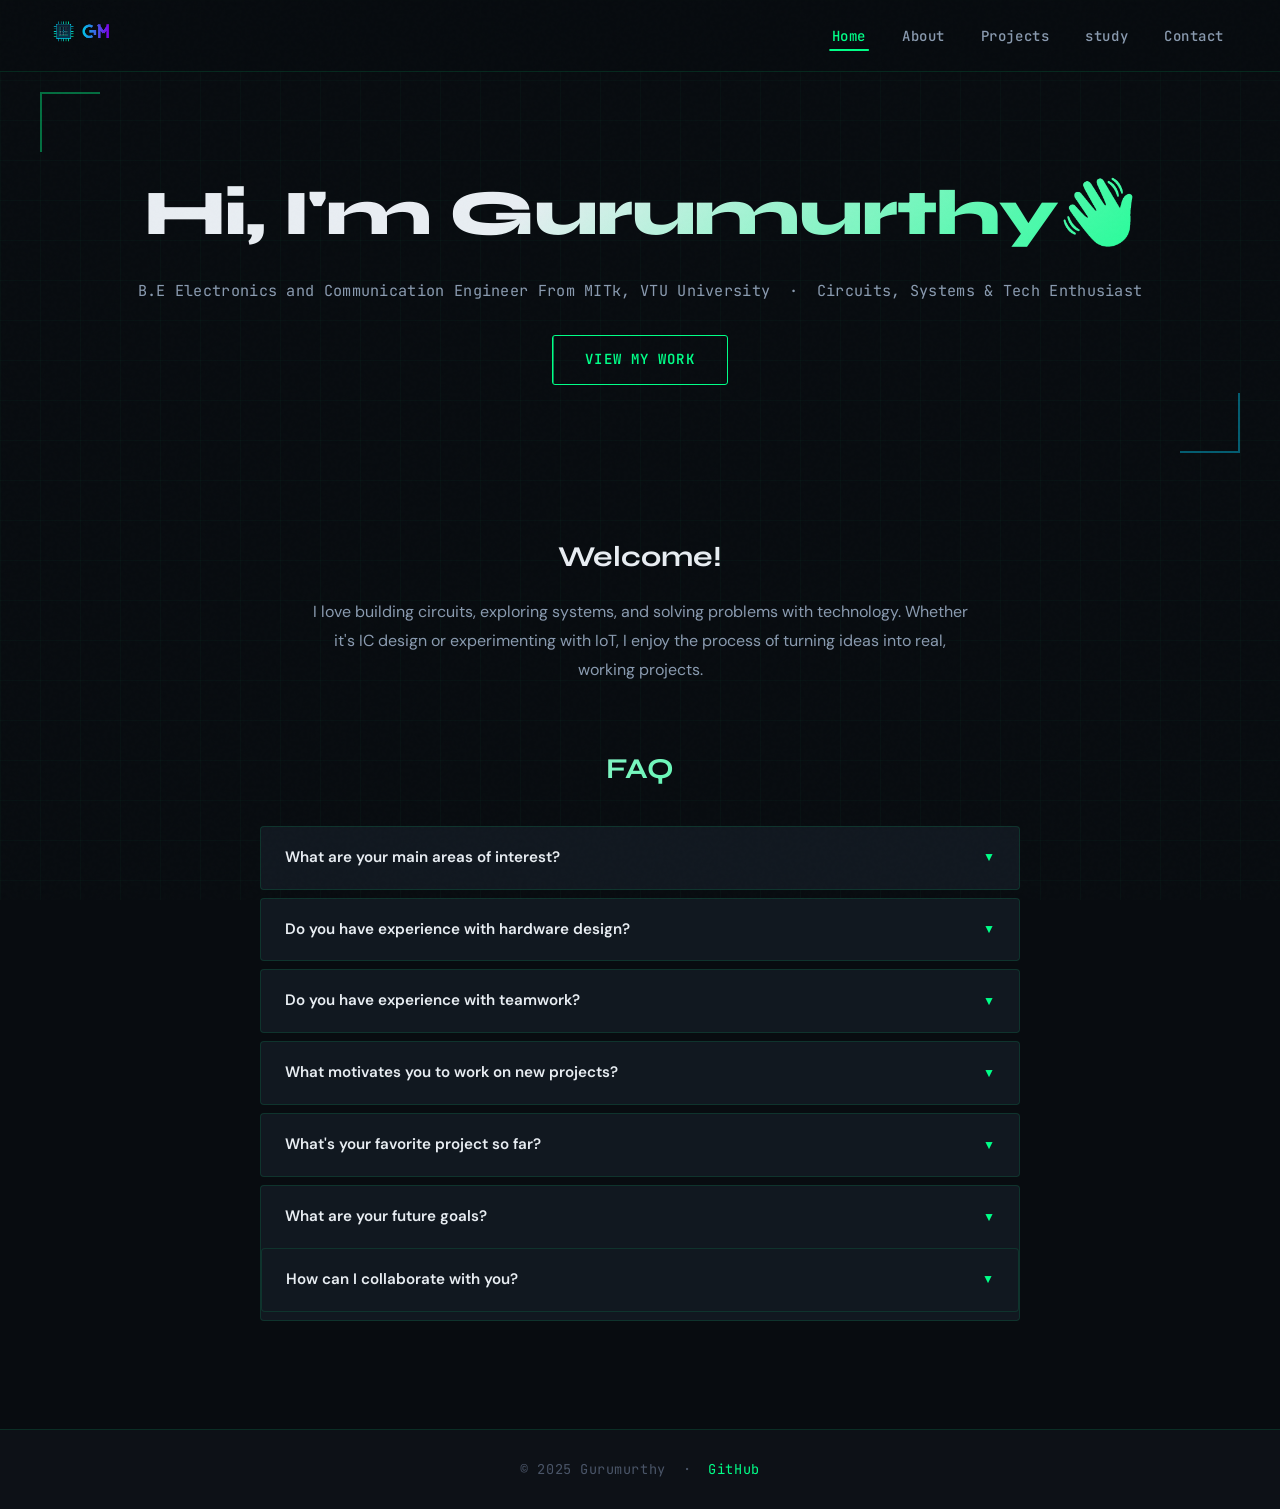
<file: index.html>
<!DOCTYPE html>
<html lang="en">
<head>
    <meta charset="UTF-8">
    <meta name="viewport" content="width=device-width, initial-scale=1.0">
    <title>Gurumurthy | Home</title>
    <link href="https://fonts.googleapis.com/css2?family=Syne:wght@600;700;800&family=DM+Sans:wght@300;400;500;600&family=JetBrains+Mono:wght@400;500;600&display=swap" rel="stylesheet">
    <link rel="stylesheet" href="https://cdnjs.cloudflare.com/ajax/libs/font-awesome/6.5.0/css/all.min.css">
    <link rel="stylesheet" href="css/style.css">
    <link rel="icon" type="image/x-icon" href="assets/images/favicon.ico">
</head>
<body>
    <div class="wrapper">
        <!-- Navbar -->
        <header>
            <nav class="navbar">
                <a href="index.html" class="logo">
                    <img src="assets/images/logo_inv_thin_tran.png" alt="Gurumurthy Logo">
                </a>
                <div class="menu-toggle" id="menu-toggle">
                    <i class="fas fa-bars"></i>
                </div>
                <ul class="nav-links">
                    <li><a href="index.html" class="active">Home</a></li>
                    <li><a href="about.html">About</a></li>
                    <li><a href="projects.html">Projects</a></li>
                    <li><a href="study.html">study</a></li>
                    <li><a href="contact.html">Contact</a></li>
                </ul>
            </nav>
        </header>

        <!-- Hero Section -->
        <main>
            <section id="hero">
                <!-- <div class="hero-label"></div> -->
                <h1>Hi, I'm Gurumurthy👋</h1>
                <p>B.E Electronics and Communication Engineer From MITk, VTU University &nbsp;·&nbsp; Circuits, Systems &amp; Tech Enthusiast</p>
                <a href="projects.html" class="btn">View My Work</a>
            </section>

            <!-- Quick Intro -->
            <section id="intro">
                <h2>Welcome!</h2>
                <p>
                    I love building circuits, exploring systems, and solving problems with technology. 
                    Whether it's IC design or experimenting with IoT, I enjoy the process of turning ideas into real, working projects.
                </p>
            </section>

            <!-- FAQ Section -->
            <section id="faq">
                <h2>FAQ</h2>

                <div class="faq-item">
                    <div class="faq-question">What are your main areas of interest? <i>▼</i></div>
                    <div class="faq-answer">I'm passionate about integrated circuits, digital systems, and applying technology to solve real-world problems.</div>
                </div>

                <div class="faq-item">
                    <div class="faq-question">Do you have experience with hardware design? <i>▼</i></div>
                    <div class="faq-answer">Yes! I've worked on CMOS-based circuits and Layout, IoT systems using microcontrollers.</div>
                </div>

                <div class="faq-item">
                    <div class="faq-question">Do you have experience with teamwork? <i>▼</i></div>
                    <div class="faq-answer">
                        Yes! I've collaborated with teammates from diverse majors and backgrounds, and I've also taken on leadership roles.
                    </div>
                </div>

                <div class="faq-item">
                    <div class="faq-question">What motivates you to work on new projects? <i>▼</i></div>
                    <div class="faq-answer">I love the challenge of turning abstract ideas into real solutions. The process of experimenting, debugging, and finally seeing something work is what keeps me motivated.</div>
                </div>

                <div class="faq-item">
                    <div class="faq-question">What's your favorite project so far? <i>▼</i></div>
                    <div class="faq-answer">
                        My favorite projects Are "Analog Layout Design of Low Dropout Regulator, Bandgap Reference circuit, and Opamp".
                        I have updated those projects on GitHub.
                    </div>
                </div>

                <div class="faq-item">
                    <div class="faq-question">What are your future goals? <i>▼</i></div>
                    <div class="faq-answer">
                        I plan to keep expanding my knowledge in circuits, embedded systems, and AI, 
                        with a long-term goal of contributing impactful technologies for semiconductor industry.
                </div>

                <div class="faq-item">
                    <div class="faq-question">How can I collaborate with you? <i>▼</i></div>
                    <div class="faq-answer">Feel free to reach out through my <a href="contact.html">Contact page</a> or connect with me on LinkedIn or GitHub!</div>
                </div>
            </section>
        </main>

        <!-- Footer -->
        <footer>
            <p>© 2025 Gurumurthy &nbsp;·&nbsp; <a href="https://github.com/gurumurthy2001" target="_blank">GitHub</a></p>
        </footer>
    </div>

    <script src="js/menu.js"></script>
    <script src="js/FAQ.js"></script>
</body>
</html>
</file>
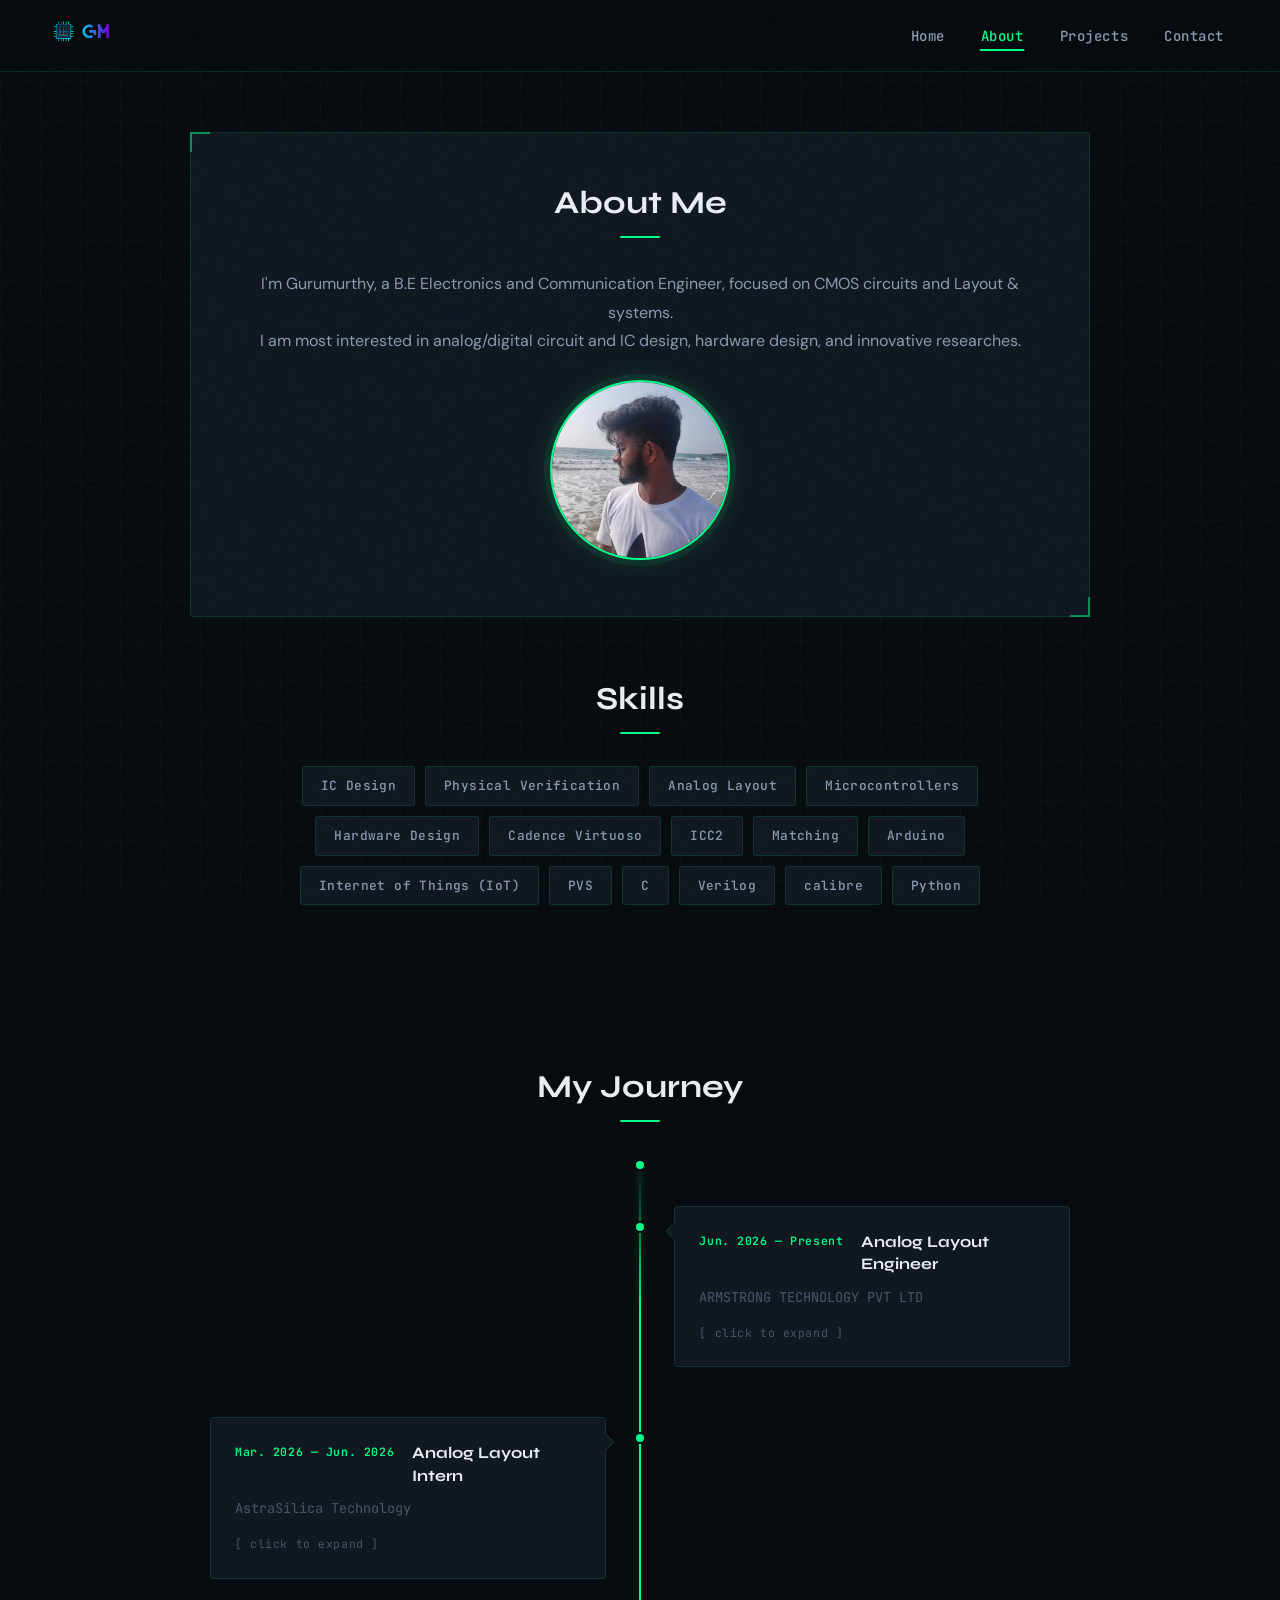
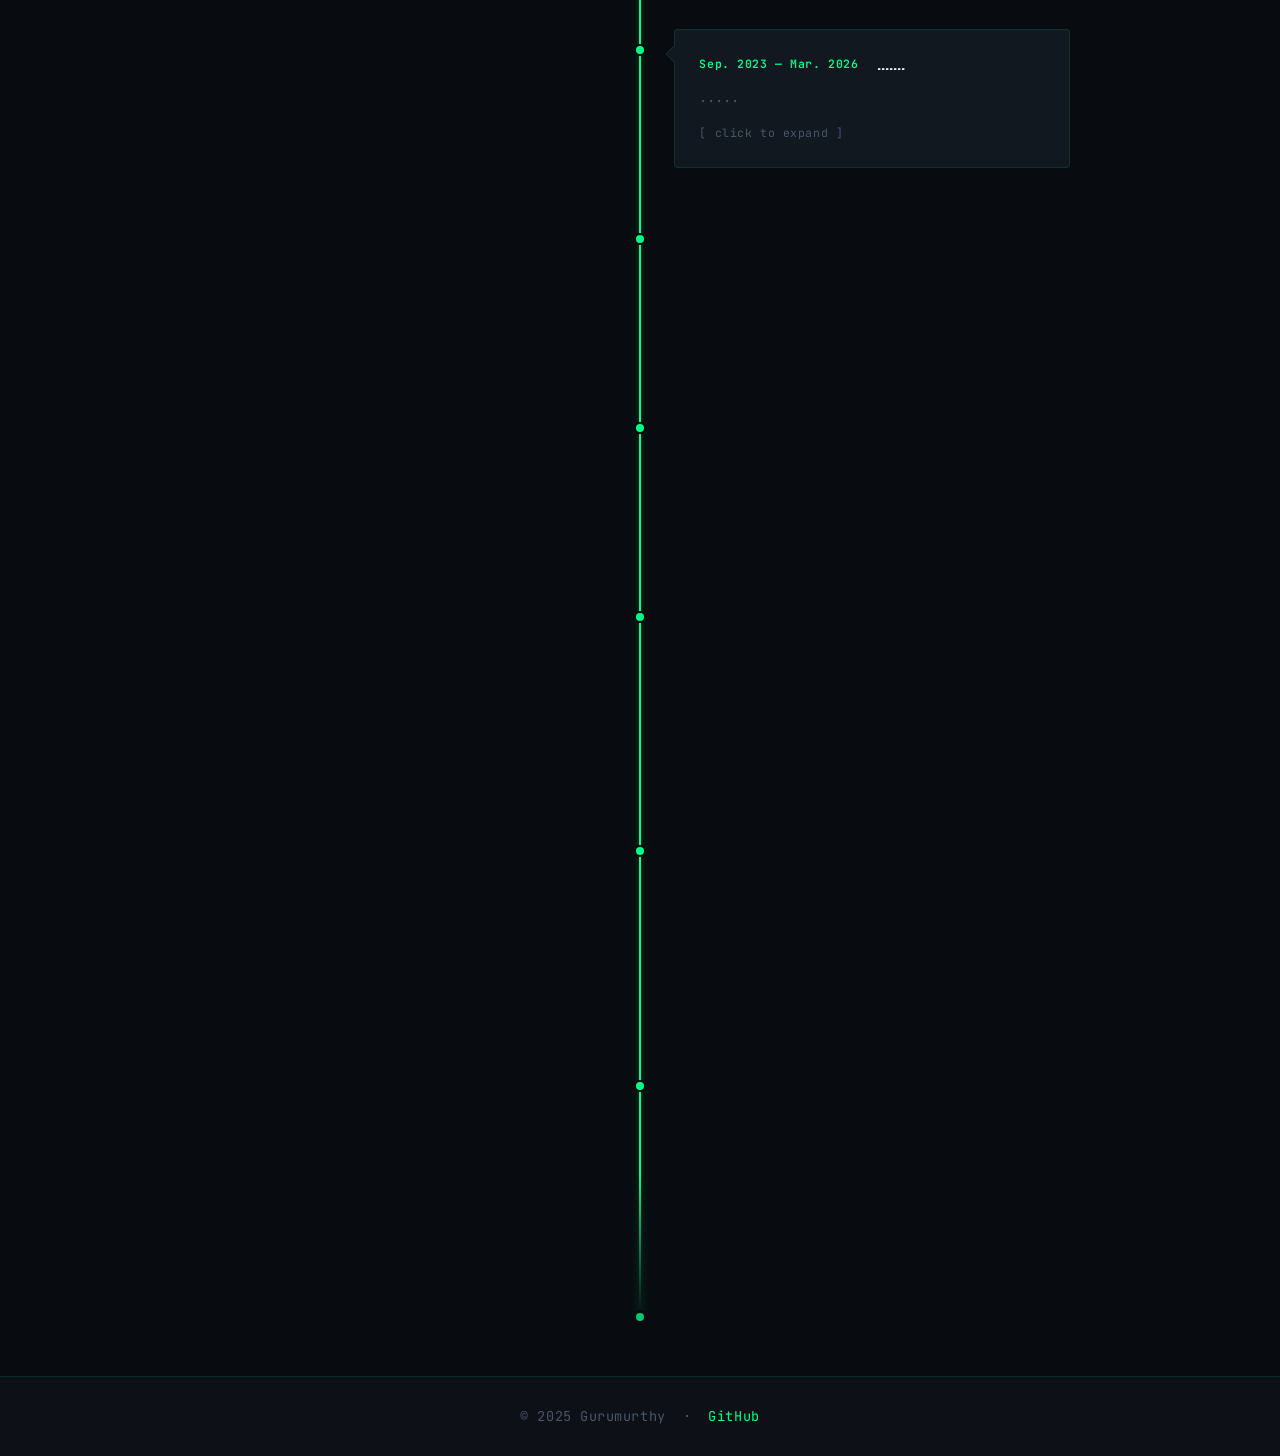
<file: about.html>
<!DOCTYPE html>
<html lang="en">
<head>
    <meta charset="UTF-8">
    <meta name="viewport" content="width=device-width, initial-scale=1.0">
    <title>Gurumurthy | About</title>
    <link href="https://fonts.googleapis.com/css2?family=Syne:wght@600;700;800&family=DM+Sans:wght@300;400;500;600&family=JetBrains+Mono:wght@400;500;600&display=swap" rel="stylesheet">
    <link rel="stylesheet" href="https://cdnjs.cloudflare.com/ajax/libs/font-awesome/6.5.0/css/all.min.css">
    <link rel="stylesheet" href="css/style.css">
    <link rel="icon" type="image/x-icon" href="assets/images/favicon.ico">
</head>
<body>
    <div class="wrapper">
        <!-- Navbar -->
        <header>
            <nav class="navbar">
                <a href="index.html" class="logo">
                    <img src="assets/images/logo_inv_thin_tran.png" alt="Gurumurthy Logo">
                </a>
                <div class="menu-toggle" id="menu-toggle">
                    <i class="fas fa-bars"></i>
                </div>
                <ul class="nav-links">
                    <li><a href="index.html">Home</a></li>
                    <li><a href="about.html" class="active">About</a></li>
                    <li><a href="projects.html">Projects</a></li>
                    <li><a href="contact.html">Contact</a></li>
                </ul>
            </nav>
        </header>

        <!-- Content -->
        <main>
            <section id="about" class="section-card">
                <h2 class="section-title">About Me</h2>
                <p>I'm Gurumurthy, a B.E Electronics and Communication Engineer, focused on CMOS circuits and Layout &amp; systems.</p>
                <p>I am most interested in analog/digital circuit and IC design, hardware design, and innovative researches.</p>
                <img src="assets/images/me.jpg" alt="Gurumurthy" class="profile-pic">
            </section>

            <!-- Skills -->
            <section class="skills">
                <h2 class="section-title">Skills</h2>
                <div class="skills-list">
                    <span class="skill">IC Design</span>
                    <span class="skill">Physical Verification</span>
                    <span class="skill">Analog Layout</span>
                    <span class="skill">Microcontrollers</span>
                    <span class="skill">Hardware Design</span>
                    <span class="skill">Cadence Virtuoso</span>
                    <span class="skill">ICC2</span>
                    <span class="skill">Matching</span>
                    <span class="skill">Arduino</span>
                    <span class="skill">Internet of Things (IoT)</span>
                    <span class="skill">PVS</span>
                    <span class="skill">C</span>
                    <span class="skill">Verilog</span>
                    <span class="skill">calibre</span>
                    <span class="skill">Python</span>
                    <span class="skill">Technical Leadership</span>
                    <span class="skill">DRC/LVS</span>
                    <span class="skill">Team Collaboration</span>
                    <span class="skill">Prototyping</span>
                    <span class="skill">Test Equipments</span>
                   <!-- <span class="skill">Laser Cutting</span>
                    <span class="skill">3D Printing</span>
                    <span class="skill">Printed Circuit Board (PCB) Design</span>
                    <span class="skill">Web Design</span>
                    <span class="skill">Full-Stack Development</span> -->
                </div>
            </section>

            <!-- Timeline -->
            <section class="timeline-section">
                <h2 class="section-title">My Journey</h2>
                
                <div class="timeline">
                    <div class="timeline-item">
                        <div class="timeline-content">
                            <div class="timeline-header">
                                <div class="timeline-date">Jun. 2026 — Present </div>
                                <h3 class="timeline-title">Analog Layout Engineer</h3>
                            </div>
                            <p class="timeline-brief">ARMSTRONG TECHNOLOGY PVT LTD</p>
                            <div class="timeline-details">
                                <p>Worked on TSMC 45, TSMC 16 nm (FINFET).  
Worked on LDO, BGR, Op-amp, GPIO, 4 Bit SAR ADC, PLL, Custom Digital Logics, Standard cell Library creation.  
Experience in floor planning, device matching technique, power routing, signal routing, shielding. Proficient in debugging and fixing physical verification checks (LVS, ERC, DRC, LUP, Antenna Effect, Electro 
Migration, IR drop). </p>
                            </div>
                            <div class="expand-indicator">[ click to expand ]</div>
                        </div>
                    </div>

                    <div class="timeline-item">
                        <div class="timeline-content">
                            <div class="timeline-header">
                                <div class="timeline-date">Mar. 2026 — Jun. 2026</div>
                                <h3 class="timeline-title">Analog Layout Intern</h3>
                            </div>
                            <p class="timeline-brief">AstraSilica Technology</p>
                            <div class="timeline-details">
                                <p>.......</p>
                            </div>
                            <div class="expand-indicator">[ click to expand ]</div>
                        </div>
                    </div>

                    <div class="timeline-item">
                        <div class="timeline-content">
                            <div class="timeline-header">
                                <div class="timeline-date">Sep. 2023 — Mar. 2026</div>
                                <h3 class="timeline-title">.......</h3>
                            </div>
                            <p class="timeline-brief">.....</p>
                            <div class="timeline-details">
                                <p>.........</p>
                            </div>
                            <div class="expand-indicator">[ click to expand ]</div>
                        </div>
                    </div>

                    <div class="timeline-item">
                        <div class="timeline-content">
                            <div class="timeline-header">
                                <div class="timeline-date">Jan. 2025 — Present</div>
                                <h3 class="timeline-title">..........</h3>
                            </div>
                            <p class="timeline-brief">.........</p>
                            <div class="timeline-details">
                                <p>............</p>
                            </div>
                            <div class="expand-indicator">[ click to expand ]</div>
                        </div>
                    </div>

                    <div class="timeline-item">
                        <div class="timeline-content">
                            <div class="timeline-header">
                                <div class="timeline-date">Sep. 2024 — Mar. 2025</div>
                                <h3 class="timeline-title">.........</h3>
                            </div>
                            <p class="timeline-brief">........</p>
                            <div class="timeline-details">
                                <p>...........</p>
                            </div>
                            <div class="expand-indicator">[ click to expand ]</div>
                        </div>
                    </div>

                    <div class="timeline-item">
                        <div class="timeline-content">
                            <div class="timeline-header">
                                <div class="timeline-date">Aug. 2024 — Nov. 2024</div>
                                <h3 class="timeline-title">Web Scraper | Market Intelligence Team.</h3>
                            </div>
                            <p class="timeline-brief">Web Scraper @ IT GIANTS INC.</p>
                            <div class="timeline-details">
                                <p>Collaborated with Walmart Global Tech India on market intelligence projects, developing scalable web scraping solutions and optimizing data pipelines. Ensured data accuracy using tools like Kibana and Postman, supporting backend validation and performance tuning of crawling workflows. </p>
                            </div>
                            <div class="expand-indicator">[ click to expand ]</div>
                        </div>
                    </div>

                    <div class="timeline-item">
                        <div class="timeline-content">
                            <div class="timeline-header">
                                <div class="timeline-date">Aug. 2023 — Jul. 2024</div>
                                <h3 class="timeline-title">Hardware Test Engineer.</h3>
                            </div>
                            <p class="timeline-brief">hardware Test Engineer @Schneider Electric IT Business India Pvt Ltd</p>
                            <div class="timeline-details">
                                <p>Under National Apprenticeship Promotion Scheme (NAPS). In this role, I specialize in testing within the VFD (Variable Frequency Drive) department, ensuring the quality and reliability of our products through meticulous evaluation.</p>
                            </div>
                            <div class="expand-indicator">[ click to expand ]</div>
                        </div>
                    </div>

                    <div class="timeline-item">
                        <div class="timeline-content">
                            <div class="timeline-header">
                                <div class="timeline-date">Feb. 2023 — Jun. 2023</div>
                                <h3 class="timeline-title">Data Intern @Abilitystack</h3>
                            </div>
                            <p class="timeline-brief">Data Intern @Abilitystack, Udupi</p>
                            <div class="timeline-details">
                                <p>Worked as a Data Intern at Ability Stack Tech, using Python for data scraping and salary estimation. Improved data retrieval and analysis with ElasticSearch, delivering actionable insights through advanced processing techniques.</p>
                            </div>
                            <div class="expand-indicator">[ click to expand ]</div>
                        </div>
                    </div>
                </div>
            </section>
        </main>

        <!-- Footer -->
        <footer>
            <p>© 2025 Gurumurthy &nbsp;·&nbsp; <a href="https://github.com/gurumurthy2001" target="_blank">GitHub</a></p>
        </footer>
    </div>

    <script src="js/menu.js"></script>
    <script src="js/about.js"></script>
</body>
</html>
</file>
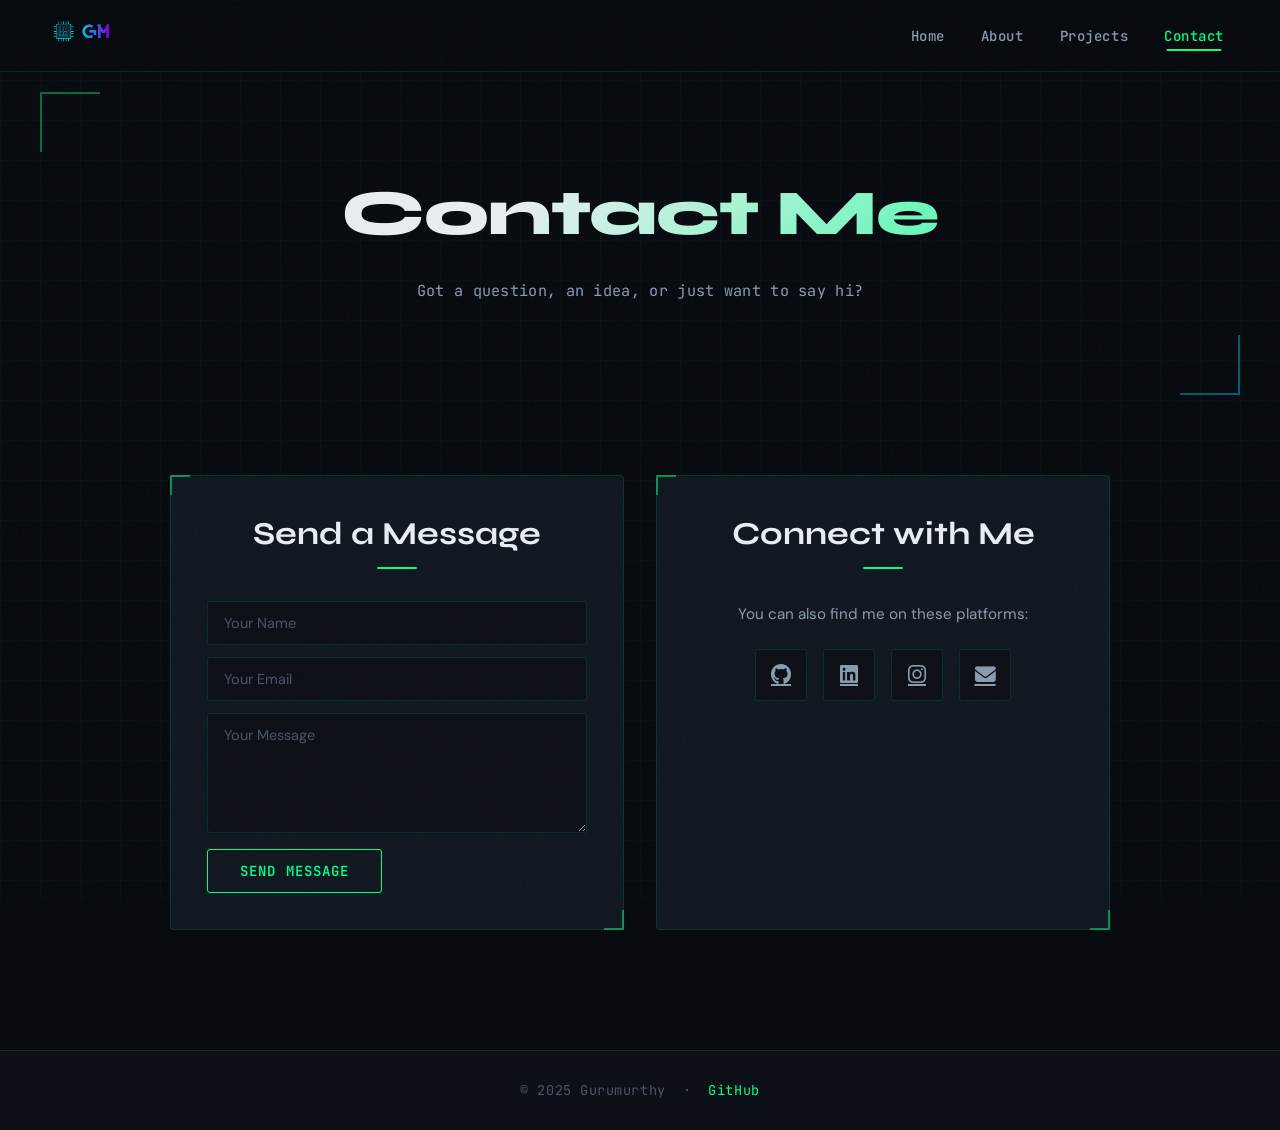
<file: contact.html>
<!DOCTYPE html>
<html lang="en">
<head>
    <meta charset="UTF-8">
    <meta name="viewport" content="width=device-width, initial-scale=1.0">
    <title>Gurumurthy | Contact</title>
    <link href="https://fonts.googleapis.com/css2?family=Syne:wght@600;700;800&family=DM+Sans:wght@300;400;500;600&family=JetBrains+Mono:wght@400;500;600&display=swap" rel="stylesheet">
    <link rel="stylesheet" href="https://cdnjs.cloudflare.com/ajax/libs/font-awesome/6.5.0/css/all.min.css">
    <link rel="stylesheet" href="css/style.css">
    <link rel="icon" type="image/x-icon" href="assets/images/favicon.ico">
</head>
<body>
    <div class="wrapper">
        <!-- Navbar -->
        <header>
            <nav class="navbar">
                <a href="index.html" class="logo">
                    <img src="assets/images/logo_inv_thin_tran.png" alt="Gurumurthy Logo">
                </a>
                <div class="menu-toggle" id="menu-toggle">
                    <i class="fas fa-bars"></i>
                </div>
                <ul class="nav-links">
                    <li><a href="index.html">Home</a></li>
                    <li><a href="about.html">About</a></li>
                    <li><a href="projects.html">Projects</a></li>
                    <li><a href="contact.html" class="active">Contact</a></li>
                </ul>
            </nav>
        </header>

        <!-- Content -->
        <main>
            <section id="hero">
                <!-- <div class="hero-label">// Get In Touch</div> -->
                <h1>Contact Me</h1>
                <p>Got a question, an idea, or just want to say hi?</p>
            </section>

            <div id="contact-wrapper">
                <!-- Contact Form -->
                <section id="contact" class="section-card" style="max-width:none; margin:0; border-radius:4px;">
                    <h2 class="section-title">Send a Message</h2>
                    <form action="https://formsubmit.co/gurumurthiat2019@gmail.com" method="POST">
                        <input type="text" id="name" name="name" placeholder="Your Name" required>
                        <input type="email" id="email" name="_replyto" placeholder="Your Email" required>
                        <textarea id="message" name="message" placeholder="Your Message" required></textarea>
                        <button type="submit" class="btn">Send Message</button>
                    </form>
                </section>

                <!-- Social Media -->
                <section id="social" class="section-card" style="max-width:none; margin:0; border-radius:4px;">
                    <h2 class="section-title">Connect with Me</h2>
                    <p>You can also find me on these platforms:</p>
                    <div class="social-links">
                        <a href="https://github.com/gurumurthy2001" target="_blank" title="GitHub"><i class="fab fa-github"></i></a>
                        <a href="https://www.linkedin.com/in/gurumurthi-at/" target="_blank" title="LinkedIn"><i class="fab fa-linkedin"></i></a>
                        <a href="https://www.instagram.com/gurumurthy2001" target="_blank" title="Instagram"><i class="fab fa-instagram"></i></a>
                        <a href="mailto:gurumurthiat2019@gmail.com" title="Email"><i class="fas fa-envelope"></i></a>
                    </div>
                </section>
            </div>
        </main>

        <!-- Footer -->
        <footer>
            <p>© 2025 Gurumurthy &nbsp;·&nbsp; <a href="https://github.com/gurumurthy2001" target="_blank">GitHub</a></p>
        </footer>
    </div>

    <script src="js/menu.js"></script>
</body>
</html>
</file>
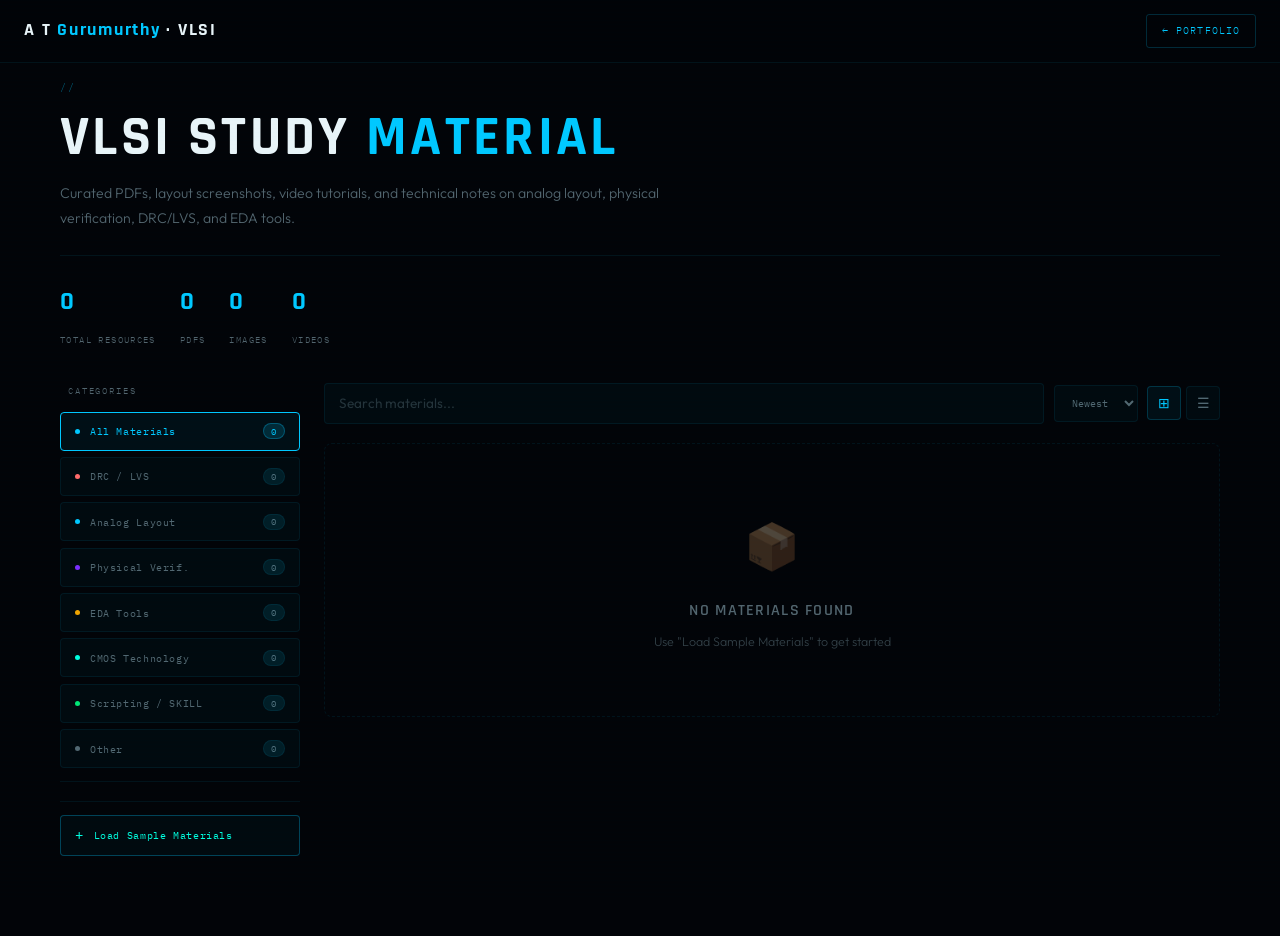
<file: study.html>
<!DOCTYPE html>
<html lang="en">
<head>
<meta charset="UTF-8"/>
<meta name="viewport" content="width=device-width,initial-scale=1.0"/>
<title>VLSI Study Material — A T Gurumurthy</title>
<link rel="preconnect" href="https://fonts.googleapis.com"/>
<link href="https://fonts.googleapis.com/css2?family=Rajdhani:wght@300;400;500;600;700&family=IBM+Plex+Mono:wght@300;400;500&family=Outfit:wght@200;300;400;500&display=swap" rel="stylesheet"/>
<style>
*{margin:0;padding:0;box-sizing:border-box}
:root{
  --bg:#020408;--bg2:#030610;--bg3:#040812;
  --surface:rgba(0,200,255,0.03);--surface2:rgba(0,200,255,0.06);
  --border:rgba(0,200,255,0.08);--border2:rgba(0,200,255,0.2);
  --text:#e8f4f8;--muted:rgba(180,220,235,0.45);
  --cyan:#00c8ff;--cyan2:#00ffe0;--blue:#0066ff;--purple:#7b2fff;--gold:#f0a500;
  --red:#ff4466;--green:#00e676;
}
html{scroll-behavior:smooth}
body{background:var(--bg);color:var(--text);font-family:'Outfit',sans-serif;font-weight:300;overflow-x:hidden;line-height:1.7}
/* cursor only on pointer devices */
@media(hover:hover){
  body{cursor:none}
  #cur,#cur-ring{display:block}
}
#cur{display:none;position:fixed;width:6px;height:6px;background:var(--cyan);border-radius:50%;pointer-events:none;z-index:9999;mix-blend-mode:screen;box-shadow:0 0 10px var(--cyan)}
#cur-ring{display:none;position:fixed;width:28px;height:28px;border:1px solid rgba(0,200,255,0.4);border-radius:50%;pointer-events:none;z-index:9998;transform:translate(-50%,-50%);transition:all 0.3s cubic-bezier(0.25,0.46,0.45,0.94)}
::-webkit-scrollbar{width:2px}::-webkit-scrollbar-track{background:var(--bg)}::-webkit-scrollbar-thumb{background:var(--cyan)}

/* ── NAV ─────────────────────────────────────── */
nav{
  position:fixed;top:0;left:0;right:0;z-index:200;
  padding:0.9rem 1.5rem;
  display:flex;align-items:center;justify-content:space-between;gap:1rem;
  background:rgba(2,4,8,0.95);backdrop-filter:blur(20px);
  border-bottom:1px solid var(--border);
  min-height:56px;
}
.nav-logo{font-family:'Rajdhani',sans-serif;font-size:1.1rem;font-weight:700;letter-spacing:0.1em;color:var(--text);text-decoration:none;white-space:nowrap;flex-shrink:0}
.nav-logo span{color:var(--cyan)}
.nav-back{font-family:'IBM Plex Mono',monospace;font-size:0.62rem;letter-spacing:0.12em;text-transform:uppercase;padding:0.45rem 0.9rem;border:1px solid var(--border2);border-radius:3px;color:var(--cyan);text-decoration:none;transition:all 0.3s;white-space:nowrap;flex-shrink:0}
.nav-back:hover{background:var(--cyan);color:var(--bg)}

/* ── PAGE HEADER ─────────────────────────────── */
.page-header{padding:5rem 1.25rem 2rem;max-width:1200px;margin:0 auto}
.ph-tag{font-family:'IBM Plex Mono',monospace;font-size:0.6rem;letter-spacing:0.25em;text-transform:uppercase;color:var(--cyan);margin-bottom:0.8rem;display:flex;align-items:center;gap:0.5rem}
.ph-tag::before{content:'//';opacity:0.5}
.ph-title{font-family:'Rajdhani',sans-serif;font-size:clamp(2rem,6vw,3.5rem);font-weight:700;text-transform:uppercase;letter-spacing:0.06em;line-height:1.05;margin-bottom:0.8rem}
.ph-title span{color:var(--cyan)}
.ph-sub{color:var(--muted);font-size:0.88rem;max-width:600px;line-height:1.8}
.ph-stats{display:flex;gap:1.5rem;margin-top:1.5rem;padding-top:1.5rem;border-top:1px solid var(--border);flex-wrap:wrap}
.ph-stat-val{font-family:'Rajdhani',sans-serif;font-size:1.6rem;font-weight:700;color:var(--cyan);display:block}
.ph-stat-lbl{font-family:'IBM Plex Mono',monospace;font-size:0.58rem;letter-spacing:0.15em;text-transform:uppercase;color:var(--muted)}

/* ── MAIN LAYOUT ─────────────────────────────── */
.main-wrap{
  max-width:1200px;margin:0 auto;
  padding:0 1.25rem 5rem;
  display:grid;
  grid-template-columns:240px 1fr;
  gap:1.5rem;
  align-items:start;
}

/* ── SIDEBAR ─────────────────────────────────── */
.sidebar{position:sticky;top:70px;display:flex;flex-direction:column;gap:0.4rem}
.sidebar-title{font-family:'IBM Plex Mono',monospace;font-size:0.58rem;letter-spacing:0.2em;text-transform:uppercase;color:var(--muted);padding:0 0.5rem;margin-bottom:0.4rem}
.cat-btn{
  padding:0.65rem 0.9rem;border:1px solid var(--border);border-radius:4px;
  background:var(--surface);color:var(--muted);
  font-family:'IBM Plex Mono',monospace;font-size:0.65rem;letter-spacing:0.06em;
  cursor:pointer;transition:all 0.3s;
  display:flex;align-items:center;gap:0.6rem;text-align:left;width:100%;
}
.cat-btn:hover{border-color:var(--border2);color:var(--text)}
.cat-btn.active{border-color:var(--cyan);color:var(--cyan);background:rgba(0,200,255,0.06)}
.cat-dot{width:5px;height:5px;border-radius:50%;flex-shrink:0}
.cat-count{margin-left:auto;font-size:0.56rem;background:rgba(0,200,255,0.1);border:1px solid var(--border);border-radius:10px;padding:0.1rem 0.45rem;color:var(--muted)}
.cat-btn.active .cat-count{background:rgba(0,200,255,0.15);border-color:rgba(0,200,255,0.3);color:var(--cyan)}
.sidebar-divider{height:1px;background:var(--border);margin:0.4rem 0}

/* ── CATEGORY PILL BAR (mobile only) ─────────── */
.cat-pills{
  display:none;
  overflow-x:auto;
  gap:0.5rem;
  padding:0.5rem 0 0.75rem;
  margin-bottom:0.5rem;
  scrollbar-width:none;
}
.cat-pills::-webkit-scrollbar{display:none}
.pill{
  flex-shrink:0;
  padding:0.4rem 0.9rem;
  border:1px solid var(--border);border-radius:20px;
  background:var(--surface);color:var(--muted);
  font-family:'IBM Plex Mono',monospace;font-size:0.62rem;letter-spacing:0.06em;
  cursor:pointer;transition:all 0.25s;white-space:nowrap;
}
.pill.active{border-color:var(--cyan);color:var(--cyan);background:rgba(0,200,255,0.08)}

/* ── UPLOAD AREA ─────────────────────────────── */
.upload-area{border:1px dashed var(--border2);border-radius:6px;padding:1.2rem;text-align:center;cursor:pointer;transition:all 0.3s;background:var(--surface);margin-top:0.4rem}
.upload-area:hover,.upload-area.drag{border-color:var(--cyan);background:rgba(0,200,255,0.05)}
.upload-icon{font-size:1.4rem;margin-bottom:0.4rem;display:block;color:var(--cyan)}
.upload-text{font-family:'IBM Plex Mono',monospace;font-size:0.6rem;letter-spacing:0.08em;color:var(--muted);margin-bottom:0.6rem;line-height:1.5}
.upload-text span{color:var(--cyan)}
.upload-btn-label{display:inline-block;padding:0.45rem 1rem;border:1px solid var(--cyan);border-radius:3px;color:var(--cyan);font-family:'IBM Plex Mono',monospace;font-size:0.6rem;letter-spacing:0.1em;text-transform:uppercase;cursor:pointer;transition:all 0.3s}
.upload-btn-label:hover{background:var(--cyan);color:var(--bg)}
#file-input{display:none}
.upload-types{font-family:'IBM Plex Mono',monospace;font-size:0.55rem;color:var(--muted);margin-top:0.5rem;opacity:0.6}
#owner-upload{display:none}

/* ── SEARCH BAR ──────────────────────────────── */
.search-wrap{display:flex;gap:0.6rem;margin-bottom:1.2rem;align-items:center;flex-wrap:wrap}
.search-input{flex:1;min-width:120px;background:var(--surface);border:1px solid var(--border);border-radius:4px;padding:0.65rem 0.9rem;color:var(--text);font-family:'Outfit',sans-serif;font-size:0.85rem;outline:none;transition:all 0.3s}
.search-input:focus{border-color:var(--cyan);background:rgba(0,200,255,0.04)}
.search-input::placeholder{color:rgba(180,220,235,0.2)}
.sort-select{background:var(--surface);border:1px solid var(--border);border-radius:4px;padding:0.65rem 0.8rem;color:var(--muted);font-family:'IBM Plex Mono',monospace;font-size:0.62rem;outline:none;transition:all 0.3s;cursor:pointer}
.sort-select:focus{border-color:var(--cyan)}
.view-btns{display:flex;gap:0.3rem}
.view-btn{width:34px;height:34px;border:1px solid var(--border);border-radius:4px;background:var(--surface);color:var(--muted);cursor:pointer;transition:all 0.3s;display:flex;align-items:center;justify-content:center;font-size:0.85rem}
.view-btn.active,.view-btn:hover{border-color:var(--border2);color:var(--cyan);background:rgba(0,200,255,0.06)}

/* ── GRID ─────────────────────────────────────── */
.material-grid{display:grid;grid-template-columns:repeat(auto-fill,minmax(200px,1fr));gap:1rem}
.material-grid.list-view{grid-template-columns:1fr}

/* ── MATERIAL CARD ────────────────────────────── */
.mat-card{background:var(--surface);border:1px solid var(--border);border-radius:6px;overflow:hidden;transition:all 0.35s;cursor:pointer;position:relative}
.mat-card:hover{border-color:var(--border2);transform:translateY(-3px);box-shadow:0 16px 36px rgba(0,0,0,0.5)}
.mat-thumb{height:120px;position:relative;display:flex;align-items:center;justify-content:center;overflow:hidden}
.mat-thumb-pdf{background:linear-gradient(135deg,#1a0505,#300a0a)}
.mat-thumb-img{background:linear-gradient(135deg,#011520,#022a3a)}
.mat-thumb-video{background:linear-gradient(135deg,#050020,#0d0040)}
.mat-thumb-notes{background:linear-gradient(135deg,#001510,#002a1a)}
.thumb-icon{font-size:2.4rem;opacity:0.7}
.thumb-type-badge{position:absolute;top:7px;left:7px;font-family:'IBM Plex Mono',monospace;font-size:0.52rem;letter-spacing:0.08em;text-transform:uppercase;padding:0.15rem 0.5rem;border-radius:2px;border:1px solid}
.badge-pdf{color:#ff6b6b;border-color:rgba(255,107,107,0.3);background:rgba(255,107,107,0.1)}
.badge-img{color:var(--cyan);border-color:rgba(0,200,255,0.3);background:rgba(0,200,255,0.08)}
.badge-video{color:var(--purple);border-color:rgba(123,47,255,0.3);background:rgba(123,47,255,0.1)}
.badge-notes{color:var(--cyan2);border-color:rgba(0,255,224,0.3);background:rgba(0,255,224,0.08)}

/* card actions — always visible on mobile, hover on desktop */
.mat-card-actions{position:absolute;top:7px;right:7px;display:flex;gap:0.25rem}
@media(hover:hover){.mat-card-actions{opacity:0;transition:opacity 0.3s}.mat-card:hover .mat-card-actions{opacity:1}}

.act-btn{width:26px;height:26px;border-radius:3px;border:1px solid var(--border2);background:rgba(2,4,8,0.9);color:var(--muted);cursor:pointer;transition:all 0.2s;display:flex;align-items:center;justify-content:center;font-size:0.7rem}
.act-btn:hover{border-color:var(--cyan);color:var(--cyan)}
.act-btn.del:hover{border-color:var(--red);color:var(--red)}
.mat-body{padding:0.9rem}
.mat-title{font-family:'Rajdhani',sans-serif;font-size:0.92rem;font-weight:600;letter-spacing:0.04em;color:var(--text);margin-bottom:0.3rem;white-space:nowrap;overflow:hidden;text-overflow:ellipsis}
.mat-desc{font-size:0.7rem;color:var(--muted);line-height:1.5;margin-bottom:0.6rem;display:-webkit-box;-webkit-line-clamp:2;-webkit-box-orient:vertical;overflow:hidden}
.mat-meta{display:flex;align-items:center;justify-content:space-between;flex-wrap:wrap;gap:0.3rem}
.mat-category{font-family:'IBM Plex Mono',monospace;font-size:0.56rem;letter-spacing:0.08em;text-transform:uppercase;color:var(--cyan);background:rgba(0,200,255,0.08);border:1px solid var(--border);padding:0.12rem 0.45rem;border-radius:2px}
.mat-date{font-family:'IBM Plex Mono',monospace;font-size:0.56rem;color:var(--muted)}
.mat-size{font-family:'IBM Plex Mono',monospace;font-size:0.56rem;color:var(--muted);margin-top:0.25rem}

/* ── LIST VIEW ────────────────────────────────── */
.material-grid.list-view .mat-card{display:grid;grid-template-columns:56px 1fr auto;align-items:center;gap:0.9rem;padding:0.75rem 1rem}
.material-grid.list-view .mat-thumb{height:44px;width:44px;border-radius:4px;flex-shrink:0}
.material-grid.list-view .thumb-icon{font-size:1.2rem}
.material-grid.list-view .thumb-type-badge{display:none}
.material-grid.list-view .mat-body{padding:0}
.material-grid.list-view .mat-desc{display:none}
.material-grid.list-view .mat-card-actions{position:static;opacity:1}
.material-grid.list-view .mat-card:hover{transform:none}
.material-grid.list-view .mat-size{display:none}

/* ── VIEW MODAL (fullscreen on mobile) ───────── */
.view-overlay{
  position:fixed;inset:0;
  background:rgba(2,4,8,0.96);
  backdrop-filter:blur(14px);
  z-index:600;display:none;
  align-items:flex-start;justify-content:center;
  overflow-y:auto;
  padding:1rem;
}
.view-overlay.show{display:flex}
.view-box{
  background:#030610;border:1px solid var(--border2);border-radius:8px;
  width:100%;max-width:800px;
  position:relative;
  /* full height on mobile if needed */
  margin:auto;
}
.view-header{
  padding:1rem 1.2rem;border-bottom:1px solid var(--border);
  display:flex;align-items:center;justify-content:space-between;gap:0.75rem;
  position:sticky;top:0;background:#030610;z-index:2;border-radius:8px 8px 0 0;
}
#view-title{
  font-family:'Rajdhani',sans-serif;font-size:1.05rem;font-weight:700;
  letter-spacing:0.06em;text-transform:uppercase;
  overflow:hidden;text-overflow:ellipsis;white-space:nowrap;
}
.modal-close{
  width:32px;height:32px;flex-shrink:0;
  border:1px solid var(--border);border-radius:3px;
  background:transparent;color:var(--muted);cursor:pointer;
  transition:all 0.2s;display:flex;align-items:center;justify-content:center;font-size:1rem;
}
.modal-close:hover{border-color:var(--red);color:var(--red)}
.view-body{padding:1.2rem}

/* ── PDF VIEWER ───────────────────────────────── */
/* 
  The main fix for "materials can't be viewed":
  PDFs are stored as base64 data URLs. We embed them with <iframe>
  and make the viewer responsive. On mobile, iframes with data URLs
  may not work in all browsers, so we provide a download fallback.
*/
.pdf-viewer-wrap{
  position:relative;
  width:100%;
  /* 16:9-ish ratio, taller on mobile for readability */
  padding-top:75%;
  border:1px solid var(--border);border-radius:4px;
  overflow:hidden;margin-bottom:1.2rem;background:var(--surface);
}
.pdf-viewer-wrap iframe{
  position:absolute;inset:0;
  width:100%;height:100%;
  border:none;border-radius:4px;
}
.pdf-fallback{
  display:none;
  flex-direction:column;align-items:center;justify-content:center;
  gap:0.8rem;text-align:center;
  padding:2rem;
}
.pdf-fallback-icon{font-size:2.5rem;opacity:0.5}
.pdf-fallback-msg{font-family:'IBM Plex Mono',monospace;font-size:0.7rem;color:var(--muted);line-height:1.6}
.pdf-fallback a{
  display:inline-flex;align-items:center;gap:0.4rem;
  font-family:'IBM Plex Mono',monospace;font-size:0.68rem;letter-spacing:0.1em;
  color:var(--cyan);text-decoration:none;
  padding:0.65rem 1.3rem;border:1px solid rgba(0,200,255,0.3);border-radius:3px;
  transition:all 0.3s;
}
.pdf-fallback a:hover{background:rgba(0,200,255,0.1)}

/* Image viewer */
.img-viewer{width:100%;max-height:70vh;object-fit:contain;border-radius:4px;border:1px solid var(--border);margin-bottom:1.2rem;display:block}
/* Video viewer */
.video-viewer{width:100%;border-radius:4px;border:1px solid var(--border);margin-bottom:1.2rem;display:block;max-height:70vh}

/* ── ADD/EDIT MODAL ───────────────────────────── */
#modal-overlay{
  position:fixed;inset:0;
  background:rgba(2,4,8,0.92);backdrop-filter:blur(10px);
  z-index:500;display:none;
  align-items:center;justify-content:center;
  padding:1rem;overflow-y:auto;
}
#modal-overlay.show{display:flex}
.modal-box{
  background:#030610;border:1px solid var(--border2);border-radius:8px;
  width:100%;max-width:680px;
  max-height:calc(100dvh - 2rem);overflow-y:auto;
  position:relative;margin:auto;
}
.modal-header{padding:1.2rem 1.2rem 0.8rem;border-bottom:1px solid var(--border);display:flex;align-items:center;justify-content:space-between;position:sticky;top:0;background:#030610;z-index:2}
.modal-title{font-family:'Rajdhani',sans-serif;font-size:1.1rem;font-weight:700;letter-spacing:0.06em;text-transform:uppercase;color:var(--text)}
.modal-body{padding:1.2rem}
.modal-preview{width:100%;max-height:280px;object-fit:contain;border-radius:4px;margin-bottom:1.2rem;background:var(--surface);display:block}
.modal-video{width:100%;border-radius:4px;margin-bottom:1.2rem;display:block}
.modal-pdf-info{font-family:'IBM Plex Mono',monospace;font-size:0.7rem;color:var(--cyan);padding:0.9rem;border:1px solid var(--border);border-radius:4px;margin-bottom:1.2rem;background:var(--surface)}
.form-grid{display:grid;grid-template-columns:1fr 1fr;gap:0.9rem;margin-bottom:0.9rem}
.f-group{display:flex;flex-direction:column;gap:0.35rem}
.f-label{font-family:'IBM Plex Mono',monospace;font-size:0.58rem;letter-spacing:0.16em;text-transform:uppercase;color:var(--muted)}
.f-input,.f-textarea,.f-select{background:rgba(0,200,255,0.02);border:1px solid var(--border);border-radius:4px;padding:0.7rem 0.85rem;color:var(--text);font-family:'Outfit',sans-serif;font-size:0.85rem;outline:none;transition:all 0.3s;width:100%}
.f-input:focus,.f-textarea:focus,.f-select:focus{border-color:var(--cyan);background:rgba(0,200,255,0.04)}
.f-textarea{height:76px;resize:none;line-height:1.6}
.f-input::placeholder,.f-textarea::placeholder{color:rgba(180,220,235,0.2)}
.f-select option{background:#030610;color:var(--text)}
.modal-footer{padding:0.9rem 1.2rem;border-top:1px solid var(--border);display:flex;gap:0.7rem;justify-content:flex-end;flex-wrap:wrap}
.btn-save{padding:0.65rem 1.8rem;background:var(--cyan);border:none;border-radius:3px;color:var(--bg);font-family:'IBM Plex Mono',monospace;font-size:0.66rem;letter-spacing:0.1em;text-transform:uppercase;cursor:pointer;transition:all 0.3s}
.btn-save:hover{opacity:0.85}
.btn-cancel{padding:0.65rem 1.3rem;background:transparent;border:1px solid var(--border);border-radius:3px;color:var(--muted);font-family:'IBM Plex Mono',monospace;font-size:0.66rem;letter-spacing:0.1em;text-transform:uppercase;cursor:pointer;transition:all 0.3s}
.btn-cancel:hover{border-color:var(--border2);color:var(--text)}

/* ── EMPTY STATE ──────────────────────────────── */
.empty-state{text-align:center;padding:4rem 2rem;border:1px dashed var(--border);border-radius:8px;grid-column:1/-1}
.empty-icon{font-size:2.8rem;margin-bottom:0.8rem;opacity:0.3}
.empty-title{font-family:'Rajdhani',sans-serif;font-size:1rem;font-weight:600;letter-spacing:0.08em;text-transform:uppercase;color:var(--muted);margin-bottom:0.4rem}
.empty-sub{font-size:0.78rem;color:var(--muted);opacity:0.6}

/* ── TOAST ────────────────────────────────────── */
#toast{position:fixed;bottom:1.5rem;right:1.5rem;z-index:999;display:flex;flex-direction:column;gap:0.4rem;max-width:calc(100vw - 3rem)}
.toast-item{background:#030610;border:1px solid var(--border2);border-radius:4px;padding:0.7rem 1rem;font-family:'IBM Plex Mono',monospace;font-size:0.68rem;letter-spacing:0.07em;color:var(--cyan2);display:flex;align-items:center;gap:0.5rem;transform:translateX(120%);transition:transform 0.3s cubic-bezier(0.4,0,0.2,1);max-width:280px}
.toast-item.show{transform:translateX(0)}
.toast-dot{width:5px;height:5px;background:var(--cyan2);border-radius:50%;box-shadow:0 0 6px var(--cyan2);flex-shrink:0}

/* ── PROGRESS ─────────────────────────────────── */
.upload-progress{background:var(--surface);border:1px solid var(--border);border-radius:4px;padding:0.9rem;margin-top:0.6rem;display:none}
.upload-progress.show{display:block}
.prog-file{font-family:'IBM Plex Mono',monospace;font-size:0.62rem;color:var(--muted);margin-bottom:0.4rem;white-space:nowrap;overflow:hidden;text-overflow:ellipsis}
.prog-track{height:2px;background:rgba(0,200,255,0.1);border-radius:2px;overflow:hidden}
.prog-bar{height:100%;background:linear-gradient(90deg,var(--blue),var(--cyan));border-radius:2px;width:0%;transition:width 0.05s}
.prog-pct{font-family:'IBM Plex Mono',monospace;font-size:0.58rem;color:var(--cyan);margin-top:0.25rem}

/* ── ANIMATIONS ───────────────────────────────── */
body::after{content:'';position:fixed;inset:0;background:repeating-linear-gradient(0deg,transparent,transparent 3px,rgba(0,200,255,0.006) 3px,rgba(0,200,255,0.006) 4px);pointer-events:none;z-index:1000;animation:scanMove 20s linear infinite}
@keyframes scanMove{0%{background-position:0 0}100%{background-position:0 100px}}
@keyframes fadeUp{from{opacity:0;transform:translateY(16px)}to{opacity:1;transform:translateY(0)}}
.mat-card{animation:fadeUp 0.35s ease both}

/* ═══════════════════════════════════════════════
   RESPONSIVE — tablet (≤900px)
   ═══════════════════════════════════════════════ */
@media(max-width:900px){
  .main-wrap{
    grid-template-columns:1fr;
    padding:0 1rem 4rem;
    gap:1rem;
  }
  .sidebar{
    position:static;
    /* hide the full sidebar, show pill bar instead */
    display:none;
  }
  .cat-pills{display:flex}
  .page-header{padding:4.5rem 1rem 1.5rem}
  .ph-stats{gap:1.2rem}
}

/* ═══════════════════════════════════════════════
   RESPONSIVE — mobile (≤600px)
   ═══════════════════════════════════════════════ */
@media(max-width:600px){
  nav{padding:0.7rem 1rem}
  .nav-logo{font-size:0.95rem}
  .nav-back{font-size:0.58rem;padding:0.4rem 0.7rem}

  .page-header{padding:4rem 1rem 1.2rem}
  .ph-title{font-size:clamp(1.8rem,8vw,2.8rem)}
  .ph-stats{gap:1rem}
  .ph-stat-val{font-size:1.3rem}

  .material-grid{grid-template-columns:1fr 1fr;gap:0.75rem}

  /* form grid stacks on mobile */
  .form-grid{grid-template-columns:1fr}
  .f-group[style*="grid-column"]{grid-column:1 !important}

  /* modal full-screen feel */
  .modal-box,.view-box{border-radius:6px}

  /* pdf viewer taller on mobile so content is readable */
  .pdf-viewer-wrap{padding-top:120%}

  #toast{right:1rem;bottom:1rem}
  .toast-item{font-size:0.62rem}
}

@media(max-width:380px){
  .material-grid{grid-template-columns:1fr}
  .search-wrap{flex-direction:column;align-items:stretch}
  .sort-select,.view-btns{align-self:flex-end}
}


</style>
</head>
<body>
<div id="cur"></div>
<div id="cur-ring"></div>
<div id="toast"></div>

<nav>
  <a href="#" class="nav-logo">A T <span>Gurumurthy</span> · VLSI</a>
  <a href="index.html" class="nav-back">← Portfolio</a>
</nav>


<div class="page-header">
  <div class="ph-tag"></div>
  <h1 class="ph-title">VLSI Study <span>Material</span></h1>
  <p class="ph-sub">Curated PDFs, layout screenshots, video tutorials, and technical notes on analog layout, physical verification, DRC/LVS, and EDA tools.</p>
  <div class="ph-stats">
    <div><span class="ph-stat-val" id="total-count">0</span><span class="ph-stat-lbl">Total Resources</span></div>
    <div><span class="ph-stat-val" id="pdf-count">0</span><span class="ph-stat-lbl">PDFs</span></div>
    <div><span class="ph-stat-val" id="img-count">0</span><span class="ph-stat-lbl">Images</span></div>
    <div><span class="ph-stat-val" id="vid-count">0</span><span class="ph-stat-lbl">Videos</span></div>
  </div>
</div>

<div style="max-width:1200px;margin:0 auto;padding:0 1rem">
  <div class="cat-pills" id="cat-pills">
    <button class="pill active" data-cat="all" onclick="filterCat('all',this)">All</button>
    <button class="pill" data-cat="drc-lvs" onclick="filterCat('drc-lvs',this)">DRC / LVS</button>
    <button class="pill" data-cat="analog-layout" onclick="filterCat('analog-layout',this)">Analog Layout</button>
    <button class="pill" data-cat="pv" onclick="filterCat('pv',this)">Physical Verif.</button>
    <button class="pill" data-cat="tools" onclick="filterCat('tools',this)">EDA Tools</button>
    <button class="pill" data-cat="cmos" onclick="filterCat('cmos',this)">CMOS Tech</button>
    <button class="pill" data-cat="scripting" onclick="filterCat('scripting',this)">Scripting</button>
    <button class="pill" data-cat="other" onclick="filterCat('other',this)">Other</button>
  </div>
</div>

<div class="main-wrap">

  <aside class="sidebar">
    <div class="sidebar-title">Categories</div>
    <button class="cat-btn active" data-cat="all" onclick="filterCat('all',this)">
      <span class="cat-dot" style="background:var(--cyan)"></span>All Materials
      <span class="cat-count" id="cnt-all">0</span>
    </button>
    <button class="cat-btn" data-cat="drc-lvs" onclick="filterCat('drc-lvs',this)">
      <span class="cat-dot" style="background:#ff6b6b"></span>DRC / LVS
      <span class="cat-count" id="cnt-drc-lvs">0</span>
    </button>
    <button class="cat-btn" data-cat="analog-layout" onclick="filterCat('analog-layout',this)">
      <span class="cat-dot" style="background:var(--cyan)"></span>Analog Layout
      <span class="cat-count" id="cnt-analog-layout">0</span>
    </button>
    <button class="cat-btn" data-cat="pv" onclick="filterCat('pv',this)">
      <span class="cat-dot" style="background:var(--purple)"></span>Physical Verif.
      <span class="cat-count" id="cnt-pv">0</span>
    </button>
    <button class="cat-btn" data-cat="tools" onclick="filterCat('tools',this)">
      <span class="cat-dot" style="background:var(--gold)"></span>EDA Tools
      <span class="cat-count" id="cnt-tools">0</span>
    </button>
    <button class="cat-btn" data-cat="cmos" onclick="filterCat('cmos',this)">
      <span class="cat-dot" style="background:var(--cyan2)"></span>CMOS Technology
      <span class="cat-count" id="cnt-cmos">0</span>
    </button>
    <button class="cat-btn" data-cat="scripting" onclick="filterCat('scripting',this)">
      <span class="cat-dot" style="background:#00e676"></span>Scripting / SKILL
      <span class="cat-count" id="cnt-scripting">0</span>
    </button>
    <button class="cat-btn" data-cat="other" onclick="filterCat('other',this)">
      <span class="cat-dot" style="background:var(--muted)"></span>Other
      <span class="cat-count" id="cnt-other">0</span>
    </button>

    <div class="sidebar-divider"></div>

    <div id="owner-upload">
      <div class="upload-area" id="drop-zone">
        <span class="upload-icon">⬆</span>
        <div class="upload-text">Drop files here or<br><span>browse to upload</span></div>
        <label class="upload-btn-label" for="file-input">Choose Files</label>
        <input type="file" id="file-input" multiple accept=".pdf,.png,.jpg,.jpeg,.gif,.webp,.mp4,.webm,.mov"/>
        <div class="upload-types">PDF · PNG · JPG · MP4 · WEBM</div>
      </div>
      <div class="upload-progress" id="upload-progress">
        <div class="prog-file" id="prog-filename">Uploading...</div>
        <div class="prog-track"><div class="prog-bar" id="prog-bar"></div></div>
        <div class="prog-pct" id="prog-pct">0%</div>
      </div>
    </div>

    <div class="sidebar-divider"></div>

    <button class="cat-btn" onclick="addSampleData()" style="border-color:rgba(0,200,255,0.3);color:var(--cyan2)">
      <span style="font-size:0.85rem">+</span> Load Sample Materials
    </button>
  </aside>

  <div>
    <div id="mobile-load-btn" style="display:none;margin-bottom:0.8rem">
      <button class="cat-btn" onclick="addSampleData()" style="border-color:rgba(0,200,255,0.3);color:var(--cyan2);width:100%">
        <span>+</span> Load Sample Materials
      </button>
    </div>

    <div class="search-wrap">
      <input class="search-input" type="text" placeholder="Search materials..." id="search-input" oninput="renderMaterials()"/>
      <select class="sort-select" id="sort-select" onchange="renderMaterials()">
        <option value="newest">Newest</option>
        <option value="oldest">Oldest</option>
        <option value="name">A–Z</option>
        <option value="type">Type</option>
      </select>
      <div class="view-btns">
        <button class="view-btn active" id="grid-btn" onclick="setView('grid')" title="Grid">⊞</button>
        <button class="view-btn" id="list-btn" onclick="setView('list')" title="List">☰</button>
      </div>
    </div>

    <div class="material-grid" id="material-grid"></div>
  </div>
</div>

<div id="modal-overlay">
  <div class="modal-box">
    <div class="modal-header">
      <div class="modal-title" id="modal-title">Add Material</div>
      <button class="modal-close" onclick="closeModal()">✕</button>
    </div>
    <div class="modal-body">
      <div id="modal-preview-area"></div>
      <div class="form-grid">
        <div class="f-group" style="grid-column:1/-1">
          <label class="f-label">Title</label>
          <input class="f-input" id="m-title" type="text" placeholder="e.g. Calibre DRC Rules Reference"/>
        </div>
        <div class="f-group">
          <label class="f-label">Category</label>
          <select class="f-select" id="m-category">
            <option value="drc-lvs">DRC / LVS</option>
            <option value="analog-layout">Analog Layout</option>
            <option value="pv">Physical Verification</option>
            <option value="tools">EDA Tools</option>
            <option value="cmos">CMOS Technology</option>
            <option value="scripting">Scripting / SKILL</option>
            <option value="other">Other</option>
          </select>
        </div>
        <div class="f-group">
          <label class="f-label">Type</label>
          <select class="f-select" id="m-type">
            <option value="pdf">PDF Document</option>
            <option value="img">Image / Screenshot</option>
            <option value="video">Video Tutorial</option>
            <option value="notes">Notes / Text</option>
          </select>
        </div>
        <div class="f-group" style="grid-column:1/-1">
          <label class="f-label">Description</label>
          <textarea class="f-textarea" id="m-desc" placeholder="Brief description of what this material covers..."></textarea>
        </div>
        <div class="f-group">
          <label class="f-label">Tags (comma separated)</label>
          <input class="f-input" id="m-tags" type="text" placeholder="DRC, Calibre, SVRF..."/>
        </div>
        <div class="f-group">
          <label class="f-label">External Link (optional)</label>
          <input class="f-input" id="m-link" type="url" placeholder="https://..."/>
        </div>
      </div>
    </div>
    <div class="modal-footer">
      <button class="btn-cancel" onclick="closeModal()">Cancel</button>
      <button class="btn-save" onclick="saveMaterial()">Save Material</button>
    </div>
  </div>
</div>

<div class="view-overlay" id="view-overlay">
  <div class="view-box">
    <div class="view-header">
      <div id="view-title">Material</div>
      <button class="modal-close" onclick="closeView()">✕</button>
    </div>
    <div class="view-body" id="view-body"></div>
  </div>
</div>

<script>
// ════════════════════════════════════════════════════════════════
//  STORAGE ARCHITECTURE
//  ─ IndexedDB  "vlsi_db"  (no size limit) → stores file blobs
//    • store "files"   : { id, blob }
//  ─ localStorage "vlsi_meta" (tiny, <50 KB) → metadata only
//    • [{ id, title, category, type, desc, tags, link, date, size, hasBlob }]
//
//  WHY: localStorage cap is ~5 MB.  A single PDF turns into a
//  ~4 MB base64 string and immediately exhausts it.  IndexedDB
//  stores raw Blobs — no base64 inflation — and supports hundreds
//  of MBs (limited only by disk, not browser policy).
// ════════════════════════════════════════════════════════════════

// ── IndexedDB setup ────────────────────────────
const DB_NAME    = 'vlsi_db';
const DB_VERSION = 1;
const STORE_NAME = 'files';
let   db         = null;

function openDB() {
  return new Promise((resolve, reject) => {
    if (db) { resolve(db); return; }
    const req = indexedDB.open(DB_NAME, DB_VERSION);
    req.onupgradeneeded = e => {
      const d = e.target.result;
      if (!d.objectStoreNames.contains(STORE_NAME))
        d.createObjectStore(STORE_NAME, { keyPath: 'id' });
    };
    req.onsuccess = e => { db = e.target.result; resolve(db); };
    req.onerror   = e => reject(e.target.error);
  });
}

async function idbSave(id, blob) {
  const d = await openDB();
  return new Promise((resolve, reject) => {
    const tx = d.transaction(STORE_NAME, 'readwrite');
    tx.objectStore(STORE_NAME).put({ id, blob });
    tx.oncomplete = resolve;
    tx.onerror    = e => reject(e.target.error);
  });
}

async function idbGet(id) {
  const d = await openDB();
  return new Promise((resolve, reject) => {
    const req = d.transaction(STORE_NAME, 'readonly')
                 .objectStore(STORE_NAME).get(id);
    req.onsuccess = e => resolve(e.target.result?.blob || null);
    req.onerror   = e => reject(e.target.error);
  });
}

async function idbDelete(id) {
  const d = await openDB();
  return new Promise((resolve, reject) => {
    const tx = d.transaction(STORE_NAME, 'readwrite');
    tx.objectStore(STORE_NAME).delete(id);
    tx.oncomplete = resolve;
    tx.onerror    = e => reject(e.target.error);
  });
}

// ── Metadata (localStorage, no blobs) ─────────
function loadMeta()    { return JSON.parse(localStorage.getItem('vlsi_meta') || '[]'); }
function saveMeta(arr) { localStorage.setItem('vlsi_meta', JSON.stringify(arr)); }

// ── In-memory state ────────────────────────────
let materials   = loadMeta();   // metadata array — NO dataUrl here
let currentCat  = 'all';
let currentView = 'grid';
let editingId   = null;
let pendingFile = null;          // { blob, objectUrl, type, name, size }

// ── Migrate old localStorage data ─────────────
// If the user had data stored the old way (with dataUrl in localStorage),
// migrate it to IndexedDB now and remove the heavy data from localStorage.
(async function migrate() {
  const old = JSON.parse(localStorage.getItem('vlsi_materials') || '[]');
  if (!old.length) return;
  showToast('Migrating existing data to new storage…');
  for (const m of old) {
    if (m.dataUrl) {
      try {
        const res  = await fetch(m.dataUrl);
        const blob = await res.blob();
        await idbSave(m.id, blob);
      } catch(e) { /* skip if corrupt */ }
    }
    const meta = { ...m };
    delete meta.dataUrl;
    meta.hasBlob = !!m.dataUrl;
    // merge into materials if not already present
    if (!materials.find(x => x.id === m.id)) materials.push(meta);
  }
  saveMeta(materials);
  localStorage.removeItem('vlsi_materials');
  renderMaterials();
  showToast('Migration complete ✓');
})();

// ── Cursor (desktop only) ──────────────────────
const cur = document.getElementById('cur'), ring = document.getElementById('cur-ring');
const isTouch = window.matchMedia('(hover:none)').matches;
if (!isTouch) {
  document.addEventListener('mousemove', e => {
    cur.style.left = e.clientX - 3 + 'px'; cur.style.top = e.clientY - 3 + 'px';
    ring.style.left = e.clientX + 'px'; ring.style.top = e.clientY + 'px';
  });
  document.querySelectorAll('button,input,select,textarea,label,.cat-btn,.mat-card').forEach(el => {
    el.addEventListener('mouseenter', () => { cur.style.transform='scale(3)'; ring.style.transform='translate(-50%,-50%) scale(1.5)'; ring.style.borderColor='rgba(0,200,255,0.8)'; });
    el.addEventListener('mouseleave', () => { cur.style.transform='scale(1)';  ring.style.transform='translate(-50%,-50%) scale(1)';   ring.style.borderColor='rgba(0,200,255,0.4)'; });
  });
}

// ── Owner upload gate ──────────────────────────
const params = new URLSearchParams(window.location.search);
if (params.get('gm') === 'true') document.getElementById('owner-upload').style.display = 'block';

// ── Mobile load button ─────────────────────────
function checkMobileLoadBtn() {
  document.getElementById('mobile-load-btn').style.display = window.innerWidth <= 900 ? 'block' : 'none';
}
checkMobileLoadBtn();
window.addEventListener('resize', checkMobileLoadBtn);

// ── Toast ──────────────────────────────────────
function showToast(msg, color) {
  const t = document.getElementById('toast');
  const d = document.createElement('div');
  d.className = 'toast-item';
  if (color) d.style.color = color;
  d.innerHTML = `<span class="toast-dot" style="${color?'background:'+color+';box-shadow:0 0 6px '+color:''}"></span>${msg}`;
  t.appendChild(d);
  setTimeout(() => d.classList.add('show'), 50);
  setTimeout(() => { d.classList.remove('show'); setTimeout(() => d.remove(), 400); }, 3500);
}

// ── Config ─────────────────────────────────────
const typeConfig = {
  pdf:   { icon:'📄', label:'PDF',   badgeClass:'badge-pdf',   thumbClass:'mat-thumb-pdf' },
  img:   { icon:'🖼',  label:'IMG',   badgeClass:'badge-img',   thumbClass:'mat-thumb-img' },
  video: { icon:'🎬', label:'VIDEO', badgeClass:'badge-video', thumbClass:'mat-thumb-video' },
  notes: { icon:'📝', label:'NOTES', badgeClass:'badge-notes', thumbClass:'mat-thumb-notes' }
};
const catLabels = {
  'drc-lvs':'DRC / LVS','analog-layout':'Analog Layout','pv':'Physical Verif.',
  'tools':'EDA Tools','cmos':'CMOS Tech','scripting':'Scripting','other':'Other'
};

// ── Render cards ───────────────────────────────
// Thumbnails for images are loaded async from IndexedDB so the grid
// renders immediately with icons, then swaps in real previews.
function renderMaterials() {
  const grid = document.getElementById('material-grid');
  const q    = document.getElementById('search-input').value.toLowerCase();
  const sort = document.getElementById('sort-select').value;

  let filtered = materials.filter(m => {
    const matchCat = currentCat === 'all' || m.category === currentCat;
    const matchQ   = !q || m.title.toLowerCase().includes(q)
                       || (m.desc||'').toLowerCase().includes(q)
                       || (m.tags||'').toLowerCase().includes(q);
    return matchCat && matchQ;
  });

  if (sort === 'newest') filtered.sort((a,b) => b.date - a.date);
  else if (sort === 'oldest') filtered.sort((a,b) => a.date - b.date);
  else if (sort === 'name')   filtered.sort((a,b) => a.title.localeCompare(b.title));
  else if (sort === 'type')   filtered.sort((a,b) => a.type.localeCompare(b.type));

  updateCounts();

  if (filtered.length === 0) {
    grid.innerHTML = `<div class="empty-state"><div class="empty-icon">📦</div><div class="empty-title">No materials found</div><div class="empty-sub">${q ? 'Try a different search term' : 'Use "Load Sample Materials" to get started'}</div></div>`;
    return;
  }

  grid.innerHTML = filtered.map((m, i) => {
    const tc      = typeConfig[m.type] || typeConfig.notes;
    const dateStr = new Date(m.date).toLocaleDateString('en-IN',{day:'2-digit',month:'short',year:'numeric'});
    return `
    <div class="mat-card" style="animation-delay:${i*0.04}s" onclick="viewMaterial('${m.id}')">
      <div class="mat-thumb ${tc.thumbClass}" id="thumb-${m.id}">
        <span class="thumb-icon">${tc.icon}</span>
        <span class="thumb-type-badge ${tc.badgeClass}">${tc.label}</span>
        <div class="mat-card-actions">
          <button class="act-btn" onclick="event.stopPropagation();viewMaterial('${m.id}')" title="View">👁</button>
          <button class="act-btn" onclick="event.stopPropagation();editMaterial('${m.id}')" title="Edit">✏</button>
          ${m.link ? `<button class="act-btn" onclick="event.stopPropagation();openLink('${m.link}')" title="Open">↗</button>` : ''}
          <button class="act-btn del" onclick="event.stopPropagation();deleteMaterial('${m.id}')" title="Delete">✕</button>
        </div>
      </div>
      <div class="mat-body">
        <div class="mat-title" title="${m.title}">${m.title}</div>
        <div class="mat-desc">${m.desc || 'No description provided.'}</div>
        <div class="mat-meta">
          <span class="mat-category">${catLabels[m.category]||m.category}</span>
          <span class="mat-date">${dateStr}</span>
        </div>
        ${m.size ? `<div class="mat-size">${m.size}</div>` : ''}
        ${m.tags ? `<div style="margin-top:0.4rem;display:flex;flex-wrap:wrap;gap:0.25rem">${m.tags.split(',').map(t=>t.trim()).filter(Boolean).map(t=>`<span style="font-family:'IBM Plex Mono',monospace;font-size:0.52rem;padding:0.1rem 0.45rem;border:1px solid var(--border);border-radius:2px;color:var(--muted)">${t}</span>`).join('')}</div>` : ''}
      </div>
    </div>`;
  }).join('');

  // Async: swap icon → real image thumbnail for image-type cards
  filtered.forEach(m => {
    if (m.type === 'img' && m.hasBlob) {
      idbGet(m.id).then(blob => {
        if (!blob) return;
        const url = URL.createObjectURL(blob);
        const el  = document.getElementById(`thumb-${m.id}`);
        if (!el) return;
        const img = document.createElement('img');
        img.src   = url;
        img.style.cssText = 'position:absolute;inset:0;width:100%;height:100%;object-fit:cover';
        img.onload = () => { el.querySelector('.thumb-icon')?.remove(); el.appendChild(img); };
      }).catch(() => {});
    }
  });
}

function updateCounts() {
  ['all','drc-lvs','analog-layout','pv','tools','cmos','scripting','other'].forEach(c => {
    const el = document.getElementById(`cnt-${c}`);
    if (el) el.textContent = c === 'all' ? materials.length : materials.filter(m => m.category === c).length;
  });
  document.getElementById('total-count').textContent = materials.length;
  document.getElementById('pdf-count').textContent   = materials.filter(m => m.type === 'pdf').length;
  document.getElementById('img-count').textContent   = materials.filter(m => m.type === 'img').length;
  document.getElementById('vid-count').textContent   = materials.filter(m => m.type === 'video').length;
}

// ── Filter ─────────────────────────────────────
function filterCat(cat) {
  currentCat = cat;
  document.querySelectorAll('.cat-btn[data-cat]').forEach(b => b.classList.toggle('active', b.dataset.cat === cat));
  document.querySelectorAll('.pill[data-cat]').forEach(b   => b.classList.toggle('active', b.dataset.cat === cat));
  renderMaterials();
}

function setView(v) {
  currentView = v;
  document.getElementById('material-grid').classList.toggle('list-view', v === 'list');
  document.getElementById('grid-btn').classList.toggle('active', v === 'grid');
  document.getElementById('list-btn').classList.toggle('active', v === 'list');
}

// ── File upload ────────────────────────────────
document.getElementById('file-input').addEventListener('change', e => handleFiles(e.target.files));
const dropZone = document.getElementById('drop-zone');
if (dropZone) {
  dropZone.addEventListener('dragover',  e => { e.preventDefault(); dropZone.classList.add('drag'); });
  dropZone.addEventListener('dragleave', ()  => dropZone.classList.remove('drag'));
  dropZone.addEventListener('drop',      e  => { e.preventDefault(); dropZone.classList.remove('drag'); handleFiles(e.dataTransfer.files); });
}

function handleFiles(files) { Array.from(files).forEach(processFile); }

function processFile(file) {
  const ext     = file.name.split('.').pop().toLowerCase();
  const typeMap = { pdf:'pdf', png:'img', jpg:'img', jpeg:'img', gif:'img', webp:'img', mp4:'video', webm:'video', mov:'video' };
  const type    = typeMap[ext] || 'notes';
  const size    = file.size > 1024*1024 ? (file.size/(1024*1024)).toFixed(1)+' MB' : (file.size/1024).toFixed(0)+' KB';

  // Progress bar
  const prog  = document.getElementById('upload-progress');
  const bar   = document.getElementById('prog-bar');
  const pct   = document.getElementById('prog-pct');
  const fname = document.getElementById('prog-filename');
  if (prog) {
    prog.classList.add('show'); fname.textContent = file.name;
    let p = 0;
    const iv = setInterval(() => {
      p += Math.random() * 22;
      if (p >= 100) { p = 100; clearInterval(iv); setTimeout(() => prog.classList.remove('show'), 700); }
      bar.style.width = p + '%'; pct.textContent = Math.floor(p) + '%';
    }, 70);
  }

  // Store as Blob (no base64 — no storage inflation)
  const objectUrl = URL.createObjectURL(file);
  pendingFile = { blob: file, objectUrl, type, name: file.name.replace(/\.[^.]+$/, ''), size };

  openModal();
  document.getElementById('m-title').value = file.name.replace(/\.[^.]+$/, '');
  document.getElementById('m-type').value  = type;
  showModalPreview(objectUrl, type);
}

function showModalPreview(url, type) {
  const area = document.getElementById('modal-preview-area');
  if (type === 'img')        area.innerHTML = `<img class="modal-preview" src="${url}" alt="Preview"/>`;
  else if (type === 'video') area.innerHTML = `<video class="modal-video" src="${url}" controls style="max-height:220px"></video>`;
  else if (type === 'pdf')   area.innerHTML = `<div class="modal-pdf-info">📄 PDF ready · tap "Save" then "👁 View" to open it</div>`;
  else                       area.innerHTML = '';
}

// ── Add/Edit modal ─────────────────────────────
function openModal(id = null) {
  editingId = id;
  document.getElementById('modal-title').textContent = id ? 'Edit Material' : 'Add Material';
  if (id) {
    const m = materials.find(x => x.id === id);
    if (m) {
      document.getElementById('m-title').value    = m.title;
      document.getElementById('m-category').value = m.category;
      document.getElementById('m-type').value     = m.type;
      document.getElementById('m-desc').value     = m.desc || '';
      document.getElementById('m-tags').value     = m.tags || '';
      document.getElementById('m-link').value     = m.link || '';
      // Load blob for preview
      if (m.hasBlob) {
        idbGet(m.id).then(blob => {
          if (blob) showModalPreview(URL.createObjectURL(blob), m.type);
        });
      } else {
        document.getElementById('modal-preview-area').innerHTML = '';
      }
    }
  } else if (!pendingFile) {
    ['m-title','m-desc','m-tags','m-link'].forEach(id2 => document.getElementById(id2).value = '');
    document.getElementById('m-category').value = 'drc-lvs';
    document.getElementById('m-type').value     = 'pdf';
    document.getElementById('modal-preview-area').innerHTML = '';
  }
  document.getElementById('modal-overlay').classList.add('show');
}

function closeModal() {
  document.getElementById('modal-overlay').classList.remove('show');
  pendingFile = null; editingId = null;
}

async function saveMaterial() {
  const title = document.getElementById('m-title').value.trim();
  if (!title) { showToast('Please enter a title'); return; }

  const existingMeta = editingId ? materials.find(x => x.id === editingId) : null;
  const id = editingId || Date.now().toString();

  // Save blob to IndexedDB if we have a new file
  if (pendingFile?.blob) {
    try {
      await idbSave(id, pendingFile.blob);
    } catch (e) {
      showToast('Storage error: ' + e.message, 'var(--red)');
      return;
    }
  }

  const meta = {
    id,
    title,
    category: document.getElementById('m-category').value,
    type:     document.getElementById('m-type').value,
    desc:     document.getElementById('m-desc').value.trim(),
    tags:     document.getElementById('m-tags').value.trim(),
    link:     document.getElementById('m-link').value.trim(),
    date:     existingMeta?.date || Date.now(),
    size:     pendingFile?.size  || existingMeta?.size || null,
    hasBlob:  !!(pendingFile?.blob || existingMeta?.hasBlob),
  };

  if (editingId) {
    const idx = materials.findIndex(x => x.id === editingId);
    if (idx > -1) materials[idx] = meta;
  } else {
    materials.unshift(meta);
  }

  saveMeta(materials);
  renderMaterials();
  closeModal();
  showToast(editingId ? 'Material updated ✓' : 'Material saved ✓');
}

function editMaterial(id) { openModal(id); }

async function deleteMaterial(id) {
  if (!confirm('Delete this material?')) return;
  await idbDelete(id).catch(() => {});
  materials = materials.filter(m => m.id !== id);
  saveMeta(materials);
  renderMaterials();
  showToast('Deleted');
}

function openLink(url) { window.open(url, '_blank', 'noopener'); }

// ── View material ──────────────────────────────
// Blobs are loaded from IndexedDB on demand, then turned into
// temporary object URLs for the viewer. No data:// URLs needed.
async function viewMaterial(id) {
  const m = materials.find(x => x.id === id);
  if (!m) return;

  const tc      = typeConfig[m.type] || typeConfig.notes;
  const dateStr = new Date(m.date).toLocaleDateString('en-IN',{day:'2-digit',month:'short',year:'numeric'});

  // Show modal immediately with a loading state
  document.getElementById('view-title').textContent = m.title;
  document.getElementById('view-body').innerHTML    = buildViewMeta(m, tc, dateStr, '');
  document.getElementById('view-overlay').classList.add('show');

  let previewHtml = '';

  if (m.hasBlob) {
    try {
      const blob = await idbGet(id);
      if (blob) {
        const url = URL.createObjectURL(blob);

        if (m.type === 'img') {
          previewHtml = `<img class="img-viewer" src="${url}" alt="${m.title}"/>`;

        } else if (m.type === 'video') {
          previewHtml = `<video class="video-viewer" src="${url}" controls></video>`;

        } else if (m.type === 'pdf') {
          // Convert blob → object URL → iframe (works on all browsers,
          // no 5 MB data-URI limit, no base64 inflation)
          previewHtml = `
            <div class="pdf-viewer-wrap" id="pdf-wrap-${id}">
              <iframe src="${url}" title="${m.title}"
                id="pdf-iframe-${id}"
                onload="pdfLoaded('${id}')"
                onerror="pdfFallback('${id}','${url}','${encodeURIComponent(m.title)}')">
              </iframe>
              <div class="pdf-fallback" id="pdf-fb-${id}">
                <div class="pdf-fallback-icon">📄</div>
                <div class="pdf-fallback-msg">PDF can't display inline in this browser.<br>Use the buttons below.</div>
                <a href="${url}" download="${m.title}.pdf">⬇ Download PDF</a>
                <a href="${url}" target="_blank" rel="noopener">↗ Open in new tab</a>
              </div>
            </div>`;
        }
      } else {
        previewHtml = `<div style="padding:1rem;font-family:'IBM Plex Mono',monospace;font-size:0.7rem;color:var(--red);border:1px solid rgba(255,68,102,0.3);border-radius:4px;margin-bottom:1.2rem">File not found in local storage. It may have been cleared.</div>`;
      }
    } catch(e) {
      previewHtml = `<div style="padding:1rem;font-family:'IBM Plex Mono',monospace;font-size:0.7rem;color:var(--red);border:1px solid rgba(255,68,102,0.3);border-radius:4px;margin-bottom:1.2rem">Could not load file: ${e.message}</div>`;
    }
  } else if (m.type === 'pdf' && m.link) {
    // External PDF via Google Docs viewer (works on mobile too)
    const viewerUrl = `https://docs.google.com/viewer?url=${encodeURIComponent(m.link)}&embedded=true`;
    previewHtml = `<div class="pdf-viewer-wrap"><iframe src="${viewerUrl}" title="${m.title}"></iframe></div>`;
  } else {
    previewHtml = `<div style="height:110px;display:flex;align-items:center;justify-content:center;border:1px solid var(--border);border-radius:4px;margin-bottom:1.2rem;background:var(--surface);font-size:2.8rem">${tc.icon}</div>`;
  }

  // Inject preview into already-open modal
  document.getElementById('view-body').innerHTML = buildViewMeta(m, tc, dateStr, previewHtml);

  // Safari mobile: if PDF iframe is blank after 1.5 s, show fallback
  if (m.type === 'pdf' && m.hasBlob) {
    setTimeout(() => {
      try {
        const iframe = document.getElementById(`pdf-iframe-${id}`);
        if (iframe) {
          const iDoc = iframe.contentDocument || iframe.contentWindow?.document;
          if (!iDoc || !iDoc.body || iDoc.body.innerHTML === '')
            pdfFallback(id, iframe.src, encodeURIComponent(m.title));
        }
      } catch(e) {}
    }, 1800);
  }
}

function buildViewMeta(m, tc, dateStr, previewHtml) {
  return `
    ${previewHtml}
    <div style="display:flex;gap:0.5rem;flex-wrap:wrap;margin-bottom:1rem">
      <span class="thumb-type-badge ${tc.badgeClass}" style="position:static">${tc.label}</span>
      <span style="font-family:'IBM Plex Mono',monospace;font-size:0.58rem;padding:0.15rem 0.6rem;border:1px solid var(--border);border-radius:2px;color:var(--muted)">${catLabels[m.category]||m.category}</span>
      <span style="font-family:'IBM Plex Mono',monospace;font-size:0.58rem;color:var(--muted)">${dateStr}</span>
      ${m.size ? `<span style="font-family:'IBM Plex Mono',monospace;font-size:0.58rem;color:var(--muted)">${m.size}</span>` : ''}
    </div>
    ${m.desc ? `<p style="font-size:0.86rem;color:var(--muted);line-height:1.8;margin-bottom:1rem">${m.desc}</p>` : ''}
    ${m.tags ? `<div style="margin-bottom:1rem"><div style="font-family:'IBM Plex Mono',monospace;font-size:0.58rem;letter-spacing:0.12em;text-transform:uppercase;color:var(--muted);margin-bottom:0.4rem">Tags</div><div style="display:flex;flex-wrap:wrap;gap:0.35rem">${m.tags.split(',').map(t=>`<span style="font-family:'IBM Plex Mono',monospace;font-size:0.6rem;padding:0.15rem 0.6rem;border:1px solid var(--border);border-radius:2px;color:var(--cyan)">${t.trim()}</span>`).join('')}</div></div>` : ''}
    ${m.link ? `<a href="${m.link}" target="_blank" rel="noopener" style="display:inline-flex;align-items:center;gap:0.4rem;font-family:'IBM Plex Mono',monospace;font-size:0.66rem;letter-spacing:0.1em;color:var(--cyan);text-decoration:none;padding:0.65rem 1.3rem;border:1px solid rgba(0,200,255,0.3);border-radius:3px;margin-bottom:1rem;transition:all 0.3s">↗ Open External Link</a>` : ''}
    <div style="margin-top:1.2rem;padding-top:0.9rem;border-top:1px solid var(--border);display:flex;gap:0.6rem;flex-wrap:wrap">
      <button class="btn-cancel" onclick="closeView();editMaterial('${m.id}')">Edit</button>
      <button class="btn-cancel" onclick="deleteMaterial('${m.id}');closeView()" style="color:var(--red);border-color:rgba(255,68,102,0.3)">Delete</button>
    </div>`;
}

function pdfLoaded(id) {
  const fb = document.getElementById(`pdf-fb-${id}`);
  if (fb) fb.style.display = 'none';
}
function pdfFallback(id, url, encodedTitle) {
  const iframe = document.getElementById(`pdf-iframe-${id}`);
  const fb     = document.getElementById(`pdf-fb-${id}`);
  if (iframe) iframe.style.display = 'none';
  if (fb) { fb.style.display = 'flex'; }
}

function closeView() { document.getElementById('view-overlay').classList.remove('show'); }

// ── Keyboard ───────────────────────────────────
document.addEventListener('keydown', e => { if (e.key === 'Escape') { closeModal(); closeView(); } });

// ── Sample data ────────────────────────────────
function addSampleData() {
  const samples = [
    { id:'s1',  title:'Calibre DRC SVRF Rules Reference',         category:'drc-lvs',       type:'pdf',   desc:'Complete reference guide for writing and interpreting Calibre SVRF design rule check decks.', tags:'DRC, Calibre, SVRF, Rules',             link:'https://docs.google.com', date:Date.now()-86400000*2,  size:'3.4 MB' },
    { id:'s2',  title:'Bandgap Reference Layout — Common Centroid',category:'analog-layout', type:'img',   desc:'Common-centroid matching technique for PTAT/CTAT pair in 28nm BGR layout with guard ring.',    tags:'BGR, Matching, Common-centroid, 28nm',                              date:Date.now()-86400000*5,  size:'1.2 MB' },
    { id:'s3',  title:'LVS Debug Workflow Tutorial',               category:'drc-lvs',       type:'video', desc:'Step-by-step walkthrough of debugging LVS mismatches in Calibre RVE.',                         tags:'LVS, Debug, Calibre, RVE',                                          date:Date.now()-86400000*10, size:'45 MB'  },
    { id:'s4',  title:'Physical Verification Sign-off Checklist',  category:'pv',            type:'notes', desc:'Complete sign-off checklist for DRC, LVS, ERC, antenna, and density checks before tape-out.', tags:'Sign-off, Checklist, DRC, LVS, ERC',                                date:Date.now()-86400000*3,  size:'0.2 MB' },
    { id:'s5',  title:'Cadence Virtuoso Layout Editor Shortcuts',  category:'tools',         type:'pdf',   desc:'Essential keyboard shortcuts and bindkeys for efficient layout editing in Virtuoso.',           tags:'Virtuoso, Cadence, Shortcuts, Bindkeys', link:'https://docs.google.com', date:Date.now()-86400000*7,  size:'1.8 MB' },
    { id:'s6',  title:'CMOS 28nm Layer Stack Reference',           category:'cmos',          type:'img',   desc:'Cross-section of TSMC 28nm HPC+ metal interconnect stack with layer names and spacing.',        tags:'TSMC, 28nm, Stack, Layers, Metal',                                  date:Date.now()-86400000*14, size:'0.8 MB' },
    { id:'s7',  title:'SKILL Scripting for Virtuoso Automation',   category:'scripting',     type:'pdf',   desc:'Practical SKILL programming guide for automating layout tasks and DRC batch runs.',              tags:'SKILL, Scripting, Automation, Cadence',  link:'https://docs.google.com', date:Date.now()-86400000*20, size:'2.1 MB' },
    { id:'s8',  title:'Metal Density Violation Case Studies',      category:'pv',            type:'notes', desc:'11 real-world density violation scenarios with root cause analysis and fix strategies.',          tags:'Density, CMP, DRC, Metal Fill',                                     date:Date.now()-86400000*1,  size:'0.5 MB' },
    { id:'s9',  title:'ICC2 Commands Cheatsheet — PV Flow',        category:'tools',         type:'pdf',   desc:'Quick reference for ICC2 Tcl commands: route_eco, fix_route_drc, insert_antenna_diode.',        tags:'ICC2, Tcl, Commands, Route, PV',         link:'https://docs.google.com', date:Date.now()-86400000*4,  size:'0.9 MB' },
    { id:'s10', title:'Analog Layout Matching Techniques',         category:'analog-layout', type:'video', desc:'Video lecture on interdigitation, common centroid, dummy devices, and guard ring strategies.',   tags:'Matching, Interdigitation, Analog, Layout',                         date:Date.now()-86400000*30, size:'120 MB' },
  ];
  const existing = new Set(materials.map(m => m.id));
  // Sample entries have no blob — they show their external link or just metadata
  const newOnes  = samples.filter(s => !existing.has(s.id)).map(s => ({ ...s, hasBlob: false }));
  materials = [...newOnes, ...materials];
  saveMeta(materials);
  renderMaterials();
  showToast(`Loaded ${newOnes.length} sample materials ✓`);
}

// ── Init ───────────────────────────────────────
renderMaterials();


</script>
</body>
</html>
</file>
<file: css/style.css>
/* =======================
   DESIGN TOKENS
======================= */
:root {
  --bg-primary:    #080c10;
  --bg-secondary:  #0d1117;
  --bg-card:       #111820;
  --bg-card-hover: #151e28;
  --border:        rgba(0, 255, 136, 0.12);
  --border-bright: rgba(0, 255, 136, 0.35);
  --accent:        #00ff88;
  --accent-dim:    #00cc6a;
  --accent-glow:   rgba(0, 255, 136, 0.15);
  --cyan:          #00d4ff;
  --cyan-dim:      rgba(0, 212, 255, 0.6);
  --text-primary:  #e8edf2;
  --text-secondary:#8a9bb0;
  --text-muted:    #4a5568;
  --mono:          'JetBrains Mono', 'Courier New', monospace;
  --sans:          'DM Sans', 'Inter', sans-serif;
  --display:       'Syne', sans-serif;
  --transition:    0.3s cubic-bezier(0.4, 0, 0.2, 1);
}

/* =======================
   RESET & BASE
======================= */
*, *::before, *::after { margin: 0; padding: 0; box-sizing: border-box; }

html { scroll-behavior: smooth; }

body {
  font-family: var(--sans);
  background: var(--bg-primary);
  color: var(--text-primary);
  line-height: 1.7;
  min-height: 100vh;
  /* Subtle PCB grid background */
  background-image:
    linear-gradient(rgba(0,255,136,0.025) 1px, transparent 1px),
    linear-gradient(90deg, rgba(0,255,136,0.025) 1px, transparent 1px);
  background-size: 40px 40px;
  background-attachment: fixed;
}

.wrapper {
  min-height: 100vh;
  display: flex;
  flex-direction: column;
}

main { flex: 1; }

/* =======================
   FONTS IMPORT (via link tag in HTML)
   Syne + DM Sans + JetBrains Mono
======================= */

/* =======================
   NOISE TEXTURE OVERLAY
======================= */
body::before {
  content: '';
  position: fixed;
  inset: 0;
  background-image: url("data:image/svg+xml,%3Csvg viewBox='0 0 256 256' xmlns='http://www.w3.org/2000/svg'%3E%3Cfilter id='noise'%3E%3CfeTurbulence type='fractalNoise' baseFrequency='0.9' numOctaves='4' stitchTiles='stitch'/%3E%3C/filter%3E%3Crect width='100%25' height='100%25' filter='url(%23noise)' opacity='0.03'/%3E%3C/svg%3E");
  pointer-events: none;
  z-index: 9999;
  opacity: 0.4;
}

/* =======================
   NAVBAR
======================= */
.navbar {
  position: sticky;
  top: 0;
  z-index: 200;
  background: rgba(8, 12, 16, 0.92);
  backdrop-filter: blur(20px);
  -webkit-backdrop-filter: blur(20px);
  border-bottom: 1px solid var(--border);
  display: flex;
  justify-content: space-between;
  align-items: center;
  padding: 0 40px;
  height: 72px;
}

/* Animated circuit trace accent under navbar */
.navbar::after {
  content: '';
  position: absolute;
  bottom: -1px;
  left: 0;
  width: 0;
  height: 1px;
  background: linear-gradient(90deg, transparent, var(--accent), transparent);
  animation: navScan 4s ease-in-out infinite;
}

@keyframes navScan {
  0%   { left: 0; width: 0; }
  50%  { left: 0; width: 100%; }
  100% { left: 100%; width: 0; }
}

.navbar .logo img {
  height: 60px;
  width: auto;
  /* filter: brightness(0) invert(1); */ /* If using a black logo, this will invert it to white */
  opacity: 0.9;
  transition: opacity var(--transition);
}
.navbar .logo:hover img { opacity: 1; }

.nav-links {
  list-style: none;
  display: flex;
  gap: 4px;
  margin: 0;
}

.nav-links li a {
  color: var(--text-secondary);
  text-decoration: none;
  padding: 6px 16px;
  border-radius: 4px;
  font-size: 0.875rem;
  font-weight: 500;
  letter-spacing: 0.04em;
  transition: all var(--transition);
  position: relative;
  font-family: var(--mono);
}

.nav-links li a::before {
  content: '';
  position: absolute;
  bottom: 0;
  left: 50%;
  width: 0;
  height: 2px;
  background: var(--accent);
  transform: translateX(-50%);
  transition: width var(--transition);
  border-radius: 2px;
}

.nav-links li a:hover {
  color: var(--accent);
  background: var(--accent-glow);
}

.nav-links li a:hover::before,
.nav-links li a.active::before {
  width: 60%;
}

.nav-links li a.active {
  color: var(--accent);
}

.menu-toggle {
  display: none;
  font-size: 1.5rem;
  color: var(--text-primary);
  cursor: pointer;
  padding: 8px;
  border-radius: 4px;
  transition: color var(--transition);
}
.menu-toggle:hover { color: var(--accent); }

/* =======================
   HERO SECTION
======================= */
#hero {
  text-align: center;
  padding: 100px 20px 80px;
  position: relative;
  overflow: hidden;
}

/* Corner bracket decorations */
#hero::before {
  content: '';
  position: absolute;
  top: 20px;
  left: 40px;
  width: 60px;
  height: 60px;
  border-top: 2px solid var(--accent);
  border-left: 2px solid var(--accent);
  opacity: 0.4;
}

#hero::after {
  content: '';
  position: absolute;
  bottom: 20px;
  right: 40px;
  width: 60px;
  height: 60px;
  border-bottom: 2px solid var(--cyan);
  border-right: 2px solid var(--cyan);
  opacity: 0.4;
}

#hero h1 {
  font-family: var(--display);
  font-size: clamp(2.5rem, 5vw, 4rem);
  font-weight: 800;
  margin-bottom: 16px;
  background: linear-gradient(135deg, var(--text-primary) 40%, var(--accent) 100%);
  -webkit-background-clip: text;
  -webkit-text-fill-color: transparent;
  background-clip: text;
  letter-spacing: -0.02em;
  line-height: 1.3;
  padding-bottom: 0.1em;
}

#hero p {
  font-size: 1.1rem;
  margin-bottom: 32px;
  color: var(--text-secondary);
  font-family: var(--mono);
  font-size: 0.95rem;
  letter-spacing: 0.02em;
}

/* Chip-style label above hero title */
.hero-label {
  display: inline-block;
  font-family: var(--mono);
  font-size: 0.7rem;
  color: var(--accent);
  border: 1px solid var(--border-bright);
  background: var(--accent-glow);
  padding: 4px 12px;
  border-radius: 2px;
  letter-spacing: 0.15em;
  text-transform: uppercase;
  margin-bottom: 20px;
}

.btn {
  display: inline-block;
  padding: 12px 32px;
  background: transparent;
  color: var(--accent);
  border: 1px solid var(--accent);
  text-decoration: none;
  font-family: var(--mono);
  font-size: 0.875rem;
  font-weight: 600;
  letter-spacing: 0.08em;
  text-transform: uppercase;
  border-radius: 3px;
  transition: all var(--transition);
  position: relative;
  overflow: hidden;
}

.btn::before {
  content: '';
  position: absolute;
  inset: 0;
  background: var(--accent);
  transform: translateX(-100%);
  transition: transform var(--transition);
  z-index: -1;
}

.btn:hover {
  color: var(--bg-primary);
  box-shadow: 0 0 20px var(--accent-glow), 0 0 40px var(--accent-glow);
}

.btn:hover::before {
  transform: translateX(0);
}

/* =======================
   SECTION TITLES
======================= */
.section-title {
  font-family: var(--display);
  font-size: clamp(1.5rem, 3vw, 2rem);
  font-weight: 700;
  text-align: center;
  margin-bottom: 38px;
  color: var(--text-primary);
  position: relative;
  display: block;
  line-height: 1.4;
  padding-bottom: 6px;
}

.section-title::after {
  content: '';
  position: absolute;
  bottom: -6px;
  left: 50%;
  transform: translateX(-50%);
  width: 40px;
  height: 2px;
  background: var(--accent);
  border-radius: 2px;
}

/* =======================
   SECTION CARDS
======================= */
.section-card {
  max-width: 900px;
  margin: 60px auto;
  padding: 48px;
  background: var(--bg-card);
  border: 1px solid var(--border);
  border-radius: 4px;
  text-align: center;
  position: relative;
  transition: border-color var(--transition);
}

.section-card:hover {
  border-color: var(--border-bright);
}

/* Circuit corner decorations on cards */
.section-card::before,
.section-card::after {
  content: '';
  position: absolute;
  width: 20px;
  height: 20px;
  opacity: 0.5;
}
.section-card::before {
  top: -1px;
  left: -1px;
  border-top: 2px solid var(--accent);
  border-left: 2px solid var(--accent);
}
.section-card::after {
  bottom: -1px;
  right: -1px;
  border-bottom: 2px solid var(--accent);
  border-right: 2px solid var(--accent);
}

.section-card p {
  color: var(--text-secondary);
  line-height: 1.8;
  font-size: 1rem;
}

/* Profile pic */
.profile-pic {
  margin-top: 24px;
  width: 180px;
  height: 180px;
  object-fit: cover;
  border-radius: 50%;
  border: 2px solid var(--accent);
  box-shadow: 0 0 0 6px rgba(0,255,136,0.07), 0 0 30px rgba(0,255,136,0.15);
  transition: all var(--transition);
}
.profile-pic:hover {
  transform: scale(1.05);
  box-shadow: 0 0 0 8px rgba(0,255,136,0.1), 0 0 50px rgba(0,255,136,0.25);
}

/* =======================
   FAQ SECTION
======================= */
#faq {
  max-width: 800px;
  margin: 40px auto 80px;
  padding: 20px;
}

#faq h2 {
  font-family: var(--display);
  font-size: 1.8rem;
  font-weight: 700;
  text-align: center;
  margin-bottom: 32px;
  background: linear-gradient(135deg, var(--text-primary), var(--accent));
  -webkit-background-clip: text;
  -webkit-text-fill-color: transparent;
  background-clip: text;
}

.faq-item {
  border: 1px solid var(--border);
  border-radius: 4px;
  margin-bottom: 8px;
  background: var(--bg-card);
  overflow: hidden;
  transition: border-color var(--transition);
}

.faq-item:hover,
.faq-item.active {
  border-color: var(--border-bright);
}

.faq-question {
  display: flex;
  justify-content: space-between;
  align-items: center;
  cursor: pointer;
  font-weight: 600;
  padding: 18px 24px;
  font-size: 0.95rem;
  color: var(--text-primary);
  transition: color var(--transition);
  gap: 12px;
}

.faq-question:hover { color: var(--accent); }

.faq-question i {
  color: var(--accent);
  font-size: 0.8em;
  transition: transform 0.35s cubic-bezier(0.4, 0, 0.2, 1);
  flex-shrink: 0;
}

.faq-answer {
  max-height: 0;
  overflow: hidden;
  opacity: 0;
  margin: 0;
  color: var(--text-secondary);
  line-height: 1.7;
  font-size: 0.95rem;
  transition: max-height 0.4s ease, opacity 0.35s ease, padding 0.3s ease;
  padding: 0 24px;
}

.faq-item.active .faq-answer {
  max-height: 600px;
  opacity: 1;
  padding: 0 24px 18px;
}

.faq-item.active .faq-question i {
  transform: rotate(180deg);
}

.faq-answer a {
  color: var(--accent);
  text-decoration: none;
  font-weight: 600;
  border-bottom: 1px solid transparent;
  transition: border-color var(--transition);
}
.faq-answer a:hover { border-color: var(--accent); }

/* Intro section */
#intro {
  max-width: 700px;
  margin: 60px auto 20px;
  text-align: center;
  padding: 0 20px;
}

#intro h2 {
  font-family: var(--display);
  font-size: 1.8rem;
  font-weight: 700;
  margin-bottom: 16px;
  color: var(--text-primary);
}

#intro p {
  color: var(--text-secondary);
  font-size: 1rem;
  line-height: 1.8;
}

/* =======================
   SKILLS
======================= */
.skills {
  max-width: 860px;
  margin: 50px auto;
  text-align: center;
  padding: 0 20px;
}

.skills-list {
  display: flex;
  justify-content: center;
  flex-wrap: wrap;
  gap: 10px;
  margin-top: 10px;
}

.skill {
  background: var(--bg-card);
  border: 1px solid var(--border);
  color: var(--text-secondary);
  padding: 8px 18px;
  border-radius: 3px;
  font-size: 0.8rem;
  font-family: var(--mono);
  font-weight: 500;
  letter-spacing: 0.03em;
  opacity: 0;
  transform: translateY(16px) scale(0.95);
  transition: all 0.4s cubic-bezier(0.4, 0, 0.2, 1);
}

.skill.animate {
  opacity: 1;
  transform: translateY(0) scale(1);
}

.skill:hover {
  color: var(--accent);
  border-color: var(--border-bright);
  background: var(--accent-glow);
  box-shadow: 0 0 12px rgba(0,255,136,0.1);
  transform: translateY(-2px) scale(1.02);
}

/* =======================
   TIMELINE
======================= */
.timeline-section {
  max-width: 900px;
  margin: 60px auto;
  padding: 0 20px;
}

.timeline-section > .section-title {
  display: block;
  left: 0;
  transform: none;
  text-align: center;
  margin-bottom: 50px;
}

.timeline {
  position: relative;
  padding: 40px 0;
}

.timeline::before {
  content: '';
  position: absolute;
  left: 50%;
  top: 0;
  bottom: 0;
  width: 2px;
  background: linear-gradient(
    to bottom,
    transparent,
    var(--accent) 8%,
    var(--accent) 92%,
    transparent
  );
  transform: translateX(-50%);
  opacity: 0;
  transition: opacity 1.2s ease;
  box-shadow: 0 0 8px rgba(0, 255, 136, 0.3);
}

.timeline.animate::before {
  opacity: 1;
}

.timeline-item {
  position: relative;
  margin-bottom: 50px;
  display: flex;
  align-items: flex-start;
  opacity: 0;
  transition: all 0.6s cubic-bezier(0.4, 0, 0.2, 1);
}

.timeline-item.animate { opacity: 1; }

.timeline-item:nth-child(odd) {
  justify-content: flex-end;
  transform: translateX(-40px);
}
.timeline-item:nth-child(even) {
  justify-content: flex-start;
  transform: translateX(40px);
}
.timeline-item:nth-child(odd).animate  { transform: translateX(0); }
.timeline-item:nth-child(even).animate { transform: translateX(0); }

.timeline-content {
  background: var(--bg-card);
  border: 1px solid var(--border);
  border-radius: 4px;
  padding: 24px;
  width: 46%;
  cursor: pointer;
  transition: all var(--transition);
  position: relative;
}

.timeline-content:hover {
  border-color: var(--border-bright);
  background: var(--bg-card-hover);
  box-shadow: 0 0 20px rgba(0,255,136,0.06);
}

/* Arrow pointers — odd items are on RIGHT side, arrow points LEFT toward center */
.timeline-item:nth-child(odd) .timeline-content::after {
  content: '';
  position: absolute;
  left: -7px;
  right: auto;
  top: 18px;
  width: 12px;
  height: 12px;
  background: var(--bg-card);
  border-left: 1px solid var(--border);
  border-bottom: 1px solid var(--border);
  transform: rotate(45deg);
}
/* Even items are on LEFT side, arrow points RIGHT toward center */
.timeline-item:nth-child(even) .timeline-content::after {
  content: '';
  position: absolute;
  right: -7px;
  left: auto;
  top: 18px;
  width: 12px;
  height: 12px;
  background: var(--bg-card);
  border-right: 1px solid var(--border);
  border-top: 1px solid var(--border);
  transform: rotate(45deg);
}

/* Start/End markers */
.timeline::after {
  content: '';
  position: absolute;
  left: 50%;
  top: -8px;
  width: 14px;
  height: 14px;
  background: var(--accent);
  border: 3px solid var(--bg-primary);
  border-radius: 50%;
  transform: translateX(-50%) scale(0);
  transition: all 0.8s ease 0.3s;
  z-index: 3;
  box-shadow: 0 0 0 0 var(--accent-glow);
}
.timeline.animate::after {
  transform: translateX(-50%) scale(1);
  animation: pulseStart 2.5s ease-in-out 1.5s infinite;
}

.timeline-end-marker {
  position: absolute;
  left: 50%;
  bottom: -8px;
  width: 14px;
  height: 14px;
  background: var(--accent-dim);
  border: 3px solid var(--bg-primary);
  border-radius: 50%;
  transform: translateX(-50%) scale(0);
  transition: all 1s ease 1s;
  z-index: 3;
}
.timeline.animate .timeline-end-marker {
  transform: translateX(-50%) scale(1);
  animation: pulseEnd 2.5s ease-in-out 2s infinite;
}

/* Timeline nodes */
.timeline-node {
  position: absolute;
  left: 50%;
  width: 12px;
  height: 12px;
  background: var(--accent);
  border: 2px solid var(--bg-primary);
  border-radius: 50%;
  transform: translateX(-50%);
  z-index: 2;
  cursor: pointer;
  transition: all var(--transition);
  box-shadow: 0 0 0 0 var(--accent-glow);
}
.timeline-node:hover {
  width: 16px;
  height: 16px;
  box-shadow: 0 0 0 6px var(--accent-glow);
}

.timeline-header {
  display: flex;
  justify-content: space-between;
  align-items: flex-start;
  margin-bottom: 8px;
  flex-wrap: wrap;
  gap: 6px;
}

.timeline-date {
  font-family: var(--mono);
  font-size: 0.72rem;
  color: var(--accent);
  font-weight: 600;
  letter-spacing: 0.05em;
  white-space: nowrap;
}

.timeline-title {
  font-size: 1rem;
  font-weight: 700;
  color: var(--text-primary);
  margin: 0;
  flex: 1;
  margin-left: 12px;
  font-family: var(--display);
  line-height: 1.4;
  padding-bottom: 2px;
  overflow: visible;
}

.timeline-brief {
  color: var(--text-muted);
  font-size: 0.85rem;
  font-family: var(--mono);
  margin-bottom: 4px;
}

.timeline-details {
  max-height: 0;
  overflow: hidden;
  opacity: 0;
  transition: all 0.4s ease;
  margin-top: 0;
}
.timeline-item.expanded .timeline-details {
  max-height: 300px;
  opacity: 1;
  margin-top: 12px;
}
.timeline-details p {
  color: var(--text-secondary);
  font-size: 0.875rem;
  line-height: 1.7;
}

.expand-indicator {
  font-family: var(--mono);
  font-size: 0.72rem;
  color: var(--text-muted);
  margin-top: 10px;
  letter-spacing: 0.05em;
  transition: color var(--transition);
}
.timeline-item.expanded .expand-indicator { color: var(--accent); }

/* Pulse animations */
@keyframes pulseStart {
  0%, 100% { box-shadow: 0 0 0 0 rgba(0,255,136,0.4); transform: translateX(-50%) scale(1); }
  50% { box-shadow: 0 0 0 8px rgba(0,255,136,0); transform: translateX(-50%) scale(1.1); }
}
@keyframes pulseEnd {
  0%, 100% { box-shadow: 0 0 0 0 rgba(0,204,106,0.4); transform: translateX(-50%) scale(1); }
  50% { box-shadow: 0 0 0 10px rgba(0,204,106,0); transform: translateX(-50%) scale(1.15); }
}

/* Back to top */
.back-to-top {
  position: fixed;
  bottom: 32px;
  right: 32px;
  width: 44px;
  height: 44px;
  background: var(--bg-card);
  color: var(--accent);
  border: 1px solid var(--border-bright);
  border-radius: 3px;
  cursor: pointer;
  display: flex;
  align-items: center;
  justify-content: center;
  font-size: 16px;
  opacity: 0;
  visibility: hidden;
  transform: translateY(10px);
  transition: all var(--transition);
  z-index: 1000;
}
.back-to-top.show {
  opacity: 1;
  visibility: visible;
  transform: translateY(0);
}
.back-to-top:hover {
  background: var(--accent);
  color: var(--bg-primary);
  box-shadow: 0 0 20px var(--accent-glow);
}

/* =======================
   CONTACT
======================= */
#contact-wrapper {
  display: flex;
  flex-wrap: wrap;
  justify-content: center;
  gap: 32px;
  max-width: 1000px;
  margin: 60px auto;
  padding: 0 30px 60px;
}

#contact, #social {
  flex: 1 1 380px;
  background: var(--bg-card);
  border: 1px solid var(--border);
  padding: 36px;
  border-radius: 4px;
  transition: border-color var(--transition);
}
#contact:hover, #social:hover { border-color: var(--border-bright); }

#contact form {
  display: flex;
  flex-direction: column;
  gap: 12px;
  margin-top: 8px;
}

#contact input,
#contact textarea {
  padding: 12px 16px;
  background: var(--bg-secondary);
  border: 1px solid var(--border);
  border-radius: 3px;
  color: var(--text-primary);
  font-size: 0.9rem;
  font-family: var(--sans);
  width: 100%;
  transition: border-color var(--transition), box-shadow var(--transition);
  outline: none;
}

#contact input:focus,
#contact textarea:focus {
  border-color: var(--border-bright);
  box-shadow: 0 0 0 3px rgba(0,255,136,0.08);
}

#contact input::placeholder,
#contact textarea::placeholder {
  color: var(--text-muted);
}

#contact textarea { min-height: 120px; resize: vertical; }
#contact button.btn { align-self: flex-start; margin-top: 4px; }

#social { text-align: center; }
#social p { color: var(--text-secondary); font-size: 0.95rem; margin-bottom: 4px; }

.social-links {
  display: flex;
  justify-content: center;
  gap: 16px;
  margin-top: 20px;
}

.social-links a {
  width: 52px;
  height: 52px;
  display: flex;
  align-items: center;
  justify-content: center;
  border: 1px solid var(--border);
  border-radius: 3px;
  color: var(--text-secondary);
  font-size: 1.3rem;
  transition: all var(--transition);
  background: var(--bg-secondary);
}

.social-links a:hover {
  color: var(--accent);
  border-color: var(--border-bright);
  background: var(--accent-glow);
  box-shadow: 0 0 16px rgba(0,255,136,0.15);
  transform: translateY(-3px);
}

/* =======================
   PROJECTS CAROUSEL
======================= */
.carousel-container {
  position: relative;
  width: 100%;
  max-width: 1800px;
  margin: 80px auto;
  padding: 20px 0;
  overflow: hidden;
}

.carousel-container::before,
.carousel-container::after {
  content: "";
  position: absolute;
  top: 0;
  width: 12%;
  height: 100%;
  z-index: 2;
  pointer-events: none;
}
.carousel-container::before {
  left: 0;
  background: linear-gradient(to right, rgba(8,12,16,0.7) 0%, transparent 100%);
}
.carousel-container::after {
  right: 0;
  background: linear-gradient(to left, rgba(8,12,16,0.7) 0%, transparent 100%);
}

.carousel-track {
  display: flex;
  transition: transform 0.6s cubic-bezier(0.4, 0, 0.2, 1);
}

.project-card {
  width: 340px;
  min-height: 320px;
  margin: 10px 15px;
  background: var(--bg-card);
  border: 1px solid var(--border);
  border-radius: 4px;
  text-align: center;
  flex-shrink: 0;
  cursor: pointer;
  transition: all var(--transition);
  display: flex;
  flex-direction: column;
  justify-content: flex-start;
  padding: 0;
  overflow: hidden;
  position: relative;
}

.project-card:hover {
  border-color: var(--border-bright);
  transform: translateY(-6px);
  box-shadow: 0 20px 40px rgba(0,0,0,0.4), 0 0 20px rgba(0,255,136,0.08);
}

.project-card img {
  width: 100%;
  height: 200px;
  object-fit: cover;
  filter: brightness(0.85) saturate(0.8);
  transition: filter var(--transition);
}
.project-card:hover img {
  filter: brightness(1) saturate(1);
}

.project-card h3 {
  margin: 16px 16px 8px;
  font-family: var(--display);
  font-size: 1rem;
  font-weight: 700;
  color: var(--text-primary);
}

.project-card .project-intro {
  font-size: 0.85rem;
  color: var(--text-secondary);
  text-align: center;
  line-height: 1.5;
  display: -webkit-box;
  -webkit-line-clamp: 3;
  -webkit-box-orient: vertical;
  overflow: hidden;
  text-overflow: ellipsis;
  padding: 0 16px 20px;
}

/* Scan line hover effect on cards */
.project-card::before {
  content: '';
  position: absolute;
  top: -100%;
  left: 0;
  width: 100%;
  height: 2px;
  background: linear-gradient(90deg, transparent, var(--accent), transparent);
  transition: top 0.5s ease;
  z-index: 3;
}
.project-card:hover::before {
  top: 100%;
}

/* Arrows */
.arrow {
  position: absolute;
  top: 50%;
  transform: translateY(-50%);
  background: var(--bg-card);
  border: 1px solid var(--border);
  color: var(--text-secondary);
  width: 44px;
  height: 44px;
  display: flex;
  align-items: center;
  justify-content: center;
  cursor: pointer;
  z-index: 3;
  border-radius: 3px;
  transition: all var(--transition);
  font-size: 1rem;
}
.arrow:hover {
  color: var(--accent);
  border-color: var(--border-bright);
  background: var(--accent-glow);
}
.arrow.left  { left: 16px; }
.arrow.right { right: 16px; }

/* =======================
   MODAL & LIGHTBOX
======================= */
.modal {
  display: none;
  position: fixed;
  z-index: 1000;
  left: 0; top: 0;
  width: 100%; height: 100%;
  background: rgba(0,0,0,0.85);
  backdrop-filter: blur(8px);
  justify-content: center;
  align-items: center;
}

.modal-content {
  background: var(--bg-card);
  border: 1px solid var(--border-bright);
  padding: 32px;
  max-width: 700px;
  max-height: 90vh;
  width: 90%;
  border-radius: 4px;
  text-align: left;
  position: relative;
  animation: modalIn 0.3s cubic-bezier(0.4, 0, 0.2, 1) forwards;
  overflow-y: auto;
  color: var(--text-secondary);
}

@keyframes modalIn {
  from { opacity: 0; transform: translateY(-16px) scale(0.98); }
  to   { opacity: 1; transform: translateY(0) scale(1); }
}

.modal-content h2 {
  font-family: var(--display);
  font-size: 1.5rem;
  color: var(--text-primary);
  margin-bottom: 16px;
}

.modal-content p { margin: 12px 0; line-height: 1.7; font-size: 0.9rem; }

.modal-content strong { color: var(--text-primary); }

.modal-content a {
  color: var(--accent);
  text-decoration: none;
  font-weight: 600;
  border-bottom: 1px solid transparent;
  transition: border-color var(--transition);
}
.modal-content a:hover { border-color: var(--accent); }

.modal .close {
  position: absolute;
  top: 16px;
  right: 20px;
  font-size: 24px;
  cursor: pointer;
  color: var(--text-muted);
  transition: color var(--transition);
  line-height: 1;
}
.modal .close:hover { color: var(--accent); }

.modal-image-container {
  position: relative;
  text-align: center;
  margin: 16px auto;
}
.modal-image-container img {
  width: 100%;
  max-width: 600px;
  border-radius: 3px;
  display: inline-block;
  border: 1px solid var(--border);
}
.zoom-btn {
  position: absolute;
  top: 10px;
  right: 30px;
  background: rgba(0,0,0,0.7);
  color: #fff;
  padding: 6px 8px;
  border-radius: 3px;
  cursor: pointer;
  font-size: 0.8rem;
  transition: background var(--transition);
  border: 1px solid var(--border);
}
.zoom-btn:hover { background: rgba(0,255,136,0.3); }

#lightbox {
  display: none;
  position: fixed;
  z-index: 2000;
  top: 0; left: 0;
  width: 100%; height: 100%;
  background: rgba(0,0,0,0.95);
  justify-content: center;
  align-items: center;
}
#lightbox img {
  max-width: 90%;
  max-height: 90%;
  border-radius: 3px;
}
#lightbox .close {
  position: absolute;
  top: 20px; right: 30px;
  font-size: 36px;
  color: var(--text-secondary);
  cursor: pointer;
  transition: color var(--transition);
}
#lightbox .close:hover { color: var(--accent); }

/* Scrollbar */
::-webkit-scrollbar { width: 6px; }
::-webkit-scrollbar-track { background: var(--bg-secondary); }
::-webkit-scrollbar-thumb { background: var(--border-bright); border-radius: 3px; }
::-webkit-scrollbar-thumb:hover { background: var(--accent); }

/* =======================
   FOOTER
======================= */
footer {
  text-align: center;
  padding: 28px;
  background: var(--bg-secondary);
  border-top: 1px solid var(--border);
  color: var(--text-muted);
  font-size: 0.85rem;
  font-family: var(--mono);
  letter-spacing: 0.04em;
}

footer a {
  color: var(--accent);
  text-decoration: none;
  transition: color var(--transition);
}
footer a:hover { color: var(--text-primary); }

/* =======================
   RESPONSIVE
======================= */
@media (max-width: 768px) {
  .navbar { padding: 0 20px; }
  .menu-toggle { display: block; }

  .nav-links {
    display: none;
    flex-direction: column;
    gap: 4px;
    position: absolute;
    top: 72px;
    right: 16px;
    background: var(--bg-card);
    border: 1px solid var(--border);
    padding: 12px;
    border-radius: 4px;
    min-width: 160px;
    z-index: 300;
  }
  .nav-links.show { display: flex; }

  .section-card {
    margin: 30px 16px;
    padding: 24px;
  }

  .timeline::before { left: 24px; }

  .timeline::after,
  .timeline-end-marker {
    left: 24px !important;
    transform: translateX(0) scale(0);
  }
  .timeline.animate::after,
  .timeline.animate .timeline-end-marker {
    transform: translateX(0) scale(1);
  }

  .timeline-item {
    justify-content: flex-start !important;
    transform: translateX(40px) !important;
    padding-left: 52px;
  }
  .timeline-item.animate { transform: translateX(0) !important; }

  .timeline-content {
    width: calc(100vw - 80px);
    max-width: 400px;
  }

  .timeline-content::after {
    left: -7px !important;
    right: auto !important;
    border-left: 1px solid var(--border) !important;
    border-bottom: 1px solid var(--border) !important;
    border-right: none !important;
    border-top: none !important;
  }

  .timeline-header { flex-direction: column; gap: 4px; }
  .timeline-title { margin-left: 0; }

  .carousel-container { max-width: 100%; }
  .carousel-container::before,
  .carousel-container::after { width: 5%; }
  .carousel-track {
    gap: 10px;
    padding: 20px;
    overflow-x: auto;
    scroll-snap-type: x mandatory;
    -webkit-overflow-scrolling: touch;
    transform: none !important;
  }
  .carousel-track::-webkit-scrollbar { display: none; }
  .project-card {
    flex: 0 0 80%;
    max-width: 300px;
    scroll-snap-align: center;
  }
  .arrow { display: none; }

  #contact-wrapper { padding: 0 16px 40px; }

  #hero::before, #hero::after { display: none; }

  .back-to-top { bottom: 20px; right: 20px; }
}

@media (max-width: 600px) {
  #hero { padding: 60px 20px 50px; }
  .btn { padding: 10px 24px; font-size: 0.8rem; }
  .project-card { flex: 0 0 80%; max-width: 260px; }
}

@media (max-width: 480px) {
  .project-card { flex: 0 0 85%; max-width: 280px; }
  .zoom-btn { right: 10px; }
}

@media (max-width: 900px) {
  .carousel-track { gap: 10px; }
};
</file>
